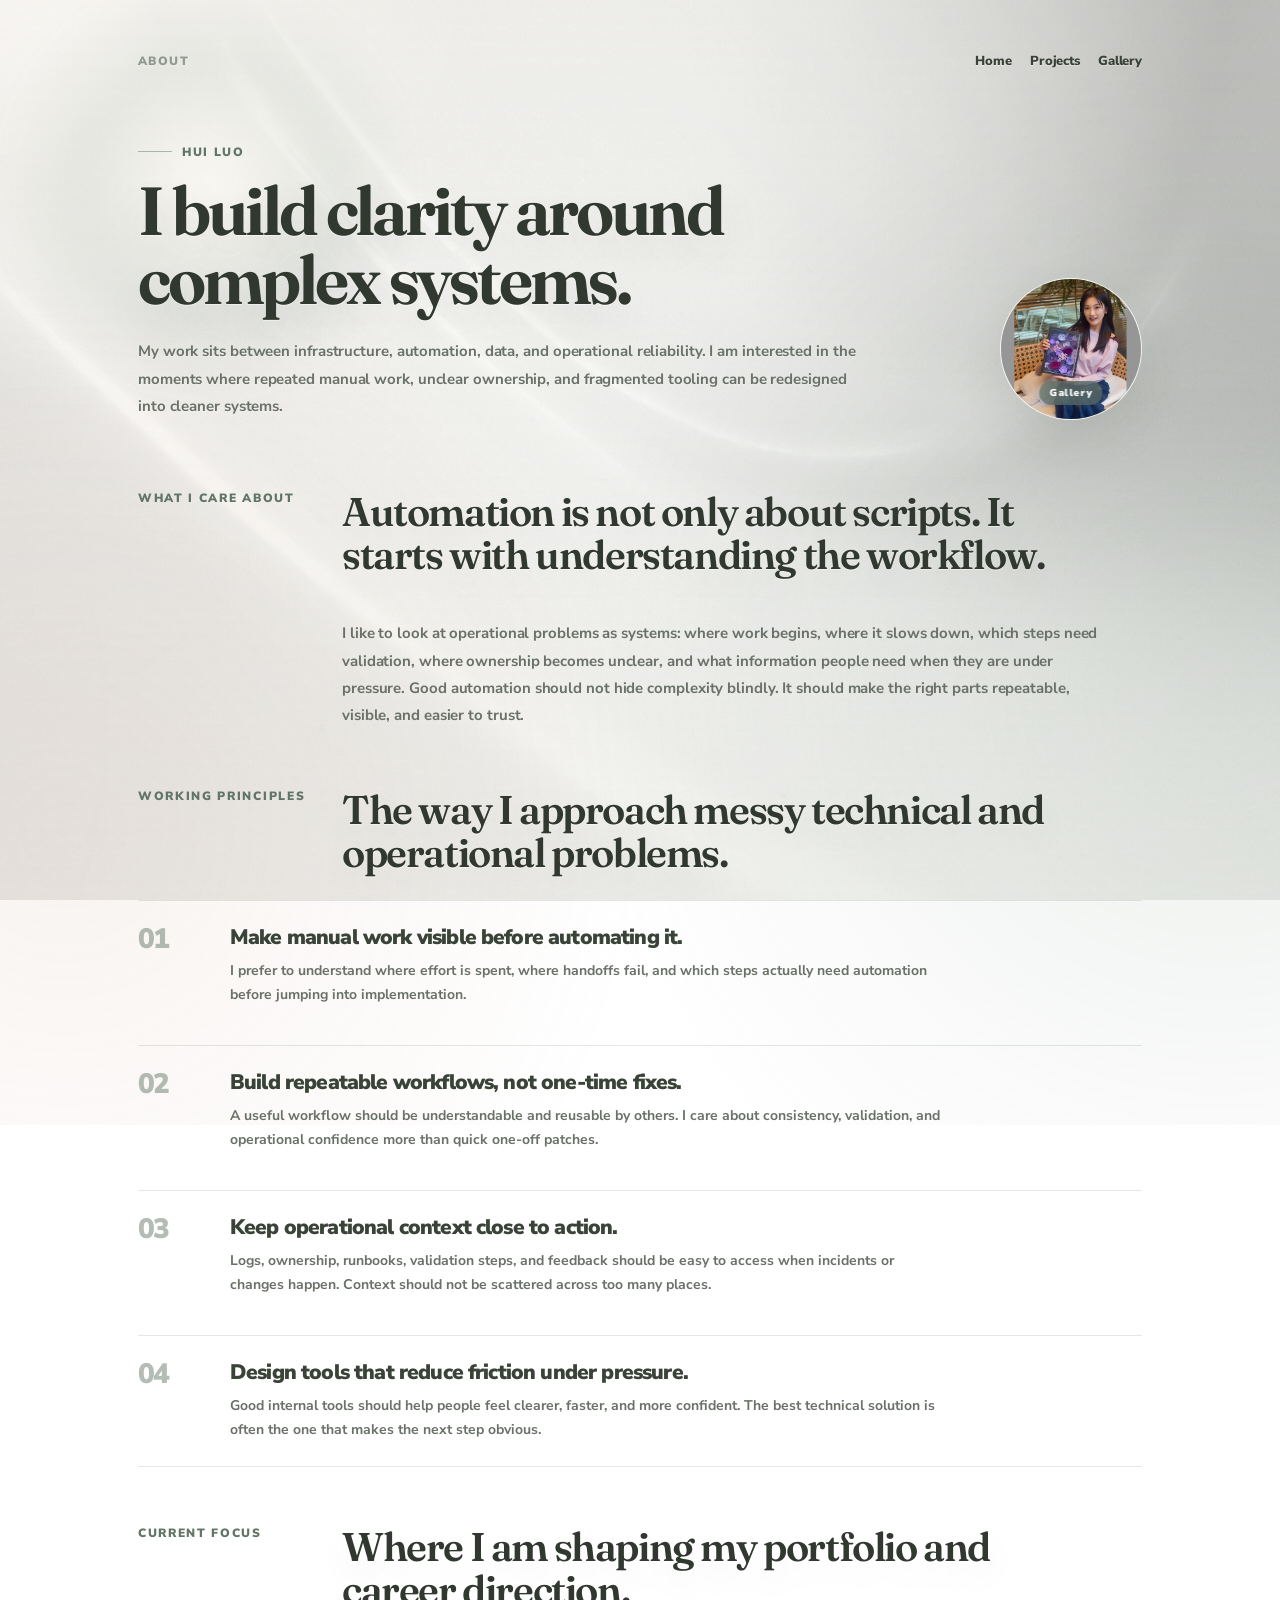
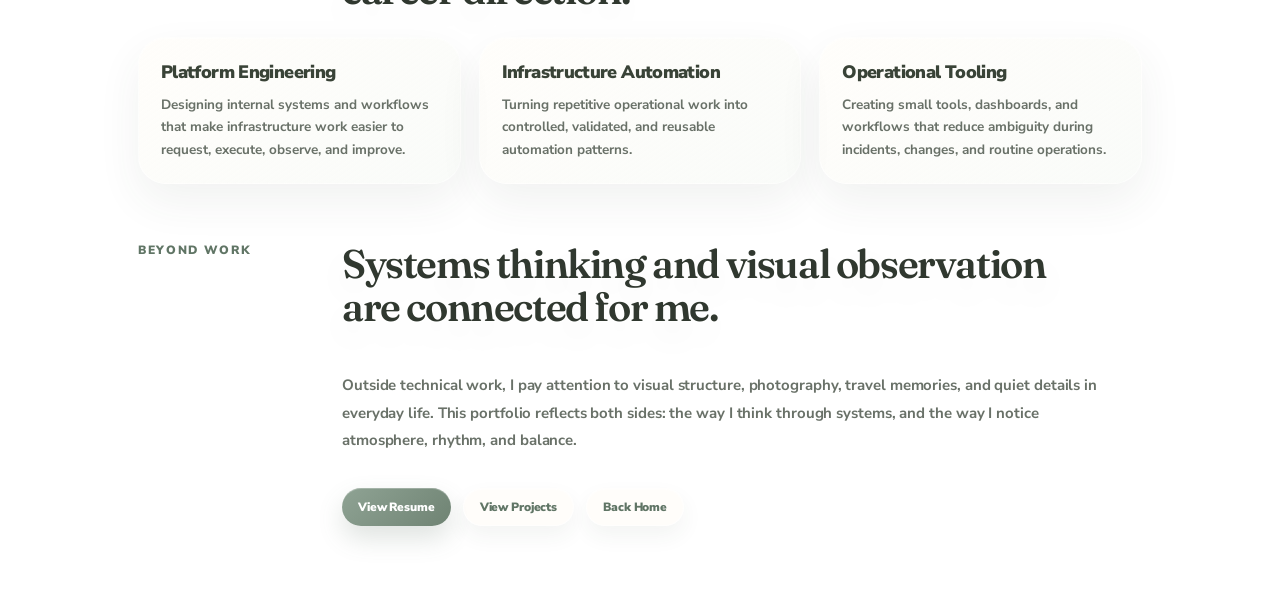
<file: aboutme.html>
<!DOCTYPE html>
<html lang="en">
<head>
	<meta charset="UTF-8">
	<title>About Me | Hui Luo</title>
	<meta name="viewport" content="width=device-width, initial-scale=1.0">

	<link href="https://fonts.googleapis.com/css2?family=Fraunces:opsz,wght@9..144,500;9..144,650&family=Nunito+Sans:wght@400;500;600;700;800;900&display=swap" rel="stylesheet">

	<style>
		:root {
			--text: #2f342f;
			--subtext: #697168;
			--muted: #8f978d;
			--sage: #8fa394;
			--sage-dark: #607565;
			--cream: #f7f3ec;
			--clay: #c8a38f;
			--line: rgba(120, 137, 125, 0.20);
			--glass: rgba(255, 252, 246, 0.34);
			--glass-strong: rgba(255, 252, 246, 0.58);
			--shadow: rgba(54, 64, 55, 0.10);
		}

		* {
			margin: 0;
			padding: 0;
			box-sizing: border-box;
		}

		html {
			scroll-behavior: smooth;
		}

		body {
			min-height: 100vh;
			overflow-x: hidden;
			color: var(--text);
			font-family: 'Nunito Sans', -apple-system, BlinkMacSystemFont, 'Segoe UI', sans-serif;
			background-image:
				linear-gradient(
					120deg,
					rgba(247, 243, 236, 0.34),
					rgba(230, 238, 228, 0.24)
				),
				url('assets/css/images/bg_aboutme.jpg');
			background-size: cover;
			background-position: center;
			background-attachment: fixed;
		}

		body::before {
			content: "";
			position: fixed;
			inset: -25%;
			z-index: 0;
			pointer-events: none;
			background:
				radial-gradient(circle at 18% 12%, rgba(255, 252, 246, 0.62), transparent 24%),
				radial-gradient(circle at 80% 68%, rgba(143, 163, 148, 0.16), transparent 36%),
				radial-gradient(circle at 20% 78%, rgba(200, 163, 143, 0.13), transparent 32%);
			animation: backgroundFloat 26s ease-in-out infinite;
		}

		body::after {
			content: "";
			position: fixed;
			inset: 0;
			z-index: 0;
			pointer-events: none;
			background:
				linear-gradient(
					180deg,
					rgba(255, 252, 246, 0.12) 0%,
					rgba(255, 252, 246, 0.02) 48%,
					rgba(255, 252, 246, 0.16) 100%
				);
		}

		@keyframes backgroundFloat {
			0% {
				transform: translate3d(0, 0, 0) scale(1);
			}

			50% {
				transform: translate3d(-2%, -1.4%, 0) scale(1.035);
			}

			100% {
				transform: translate3d(0, 0, 0) scale(1);
			}
		}

		.cursor-light {
			position: fixed;
			width: 420px;
			height: 420px;
			border-radius: 50%;
			pointer-events: none;
			z-index: 1;
			background:
				radial-gradient(
					circle,
					rgba(255, 252, 246, 0.42),
					rgba(255, 252, 246, 0.12) 38%,
					transparent 70%
				);
			transform: translate(-50%, -50%);
			mix-blend-mode: soft-light;
			transition: opacity 0.25s ease;
		}

		.page {
			position: relative;
			z-index: 2;
			max-width: 1060px;
			margin: 0 auto;
			padding: 52px 28px 86px;
		}

		.nav {
			display: flex;
			justify-content: space-between;
			align-items: center;
			margin-bottom: 66px;
		}

		.nav-title {
			color: var(--muted);
			font-size: 12px;
			font-weight: 900;
			letter-spacing: 0.12em;
			text-transform: uppercase;
			text-shadow:
				0 1px 0 rgba(255, 255, 255, 0.42),
				0 10px 22px rgba(54, 64, 55, 0.08);
		}

		.nav-links {
			display: flex;
			align-items: center;
			gap: 18px;
		}

		.nav-link {
			color: #3a4238;
			text-decoration: none;
			font-size: 13px;
			font-weight: 850;
			letter-spacing: -0.01em;
			text-shadow:
				0 1px 0 rgba(255, 255, 255, 0.46),
				0 12px 28px rgba(54, 64, 55, 0.08);
			transition:
				color 0.25s ease,
				transform 0.25s ease;
		}

		.nav-link:hover {
			color: var(--sage-dark);
			transform: translateY(-2px);
		}

		.hero {
			position: relative;
			display: grid;
			grid-template-columns: minmax(0, 1fr) 170px;
			gap: 52px;
			align-items: end;
			margin-bottom: 70px;
		}

		.hero::before {
			content: "";
			position: absolute;
			width: 400px;
			height: 400px;
			top: -150px;
			left: -130px;
			z-index: -1;
			background:
				radial-gradient(
					circle,
					rgba(255, 252, 246, 0.66),
					rgba(143, 163, 148, 0.13) 44%,
					transparent 74%
				);
			filter: blur(14px);
		}

		.eyebrow {
			display: inline-flex;
			align-items: center;
			gap: 10px;
			margin-bottom: 16px;
			color: var(--sage-dark);
			font-size: 12px;
			font-weight: 900;
			letter-spacing: 0.14em;
			text-transform: uppercase;
		}

		.eyebrow::before {
			content: "";
			width: 34px;
			height: 1px;
			background: var(--sage);
			opacity: 0.75;
		}

		.hero h1 {
			max-width: 720px;
			font-family: 'Fraunces', Georgia, serif;
			font-size: clamp(38px, 6vw, 68px);
			line-height: 1.02;
			font-weight: 650;
			letter-spacing: -0.045em;
			color: #30382f;
			text-shadow:
				0 1px 0 rgba(255, 255, 255, 0.50),
				0 18px 44px rgba(54, 64, 55, 0.10);
		}

		.hero-copy {
			max-width: 720px;
			margin-top: 24px;
			color: var(--subtext);
			font-size: 15px;
			font-weight: 700;
			line-height: 1.82;
			letter-spacing: -0.006em;
			text-shadow:
				0 1px 0 rgba(255, 255, 255, 0.36),
				0 10px 24px rgba(54, 64, 55, 0.07);
		}

		.avatar-link {
			position: relative;
			display: block;
			width: 142px;
			height: 142px;
			margin-left: auto;
			border-radius: 50%;
			text-decoration: none;
			overflow: hidden;
			border: 1px solid rgba(255, 252, 246, 0.78);
			background: rgba(255, 252, 246, 0.28);
			backdrop-filter: blur(12px);
			-webkit-backdrop-filter: blur(12px);
			box-shadow:
				0 20px 48px rgba(54, 64, 55, 0.11),
				inset 0 1px 0 rgba(255, 255, 255, 0.52);
			transition:
				transform 0.3s ease,
				box-shadow 0.3s ease;
		}

		.avatar-link:hover {
			transform: translateY(-6px) scale(1.02);
			box-shadow:
				0 28px 64px rgba(54, 64, 55, 0.15),
				inset 0 1px 0 rgba(255, 255, 255, 0.58);
		}

		.avatar-link img {
			width: 100%;
			height: 100%;
			display: block;
			object-fit: cover;
		}

		.avatar-link::after {
			content: "Gallery";
			position: absolute;
			left: 50%;
			bottom: 14px;
			transform: translateX(-50%);
			padding: 5px 10px;
			border-radius: 999px;
			color: #ffffff;
			background: rgba(96, 117, 101, 0.62);
			font-size: 10px;
			font-weight: 900;
			letter-spacing: 0.06em;
			backdrop-filter: blur(10px);
			-webkit-backdrop-filter: blur(10px);
		}

		.section {
			margin-top: 58px;
		}

		.section-header {
			display: grid;
			grid-template-columns: 170px minmax(0, 1fr);
			gap: 34px;
			align-items: start;
			margin-bottom: 26px;
		}

		.section-label {
			color: var(--sage-dark);
			font-size: 12px;
			font-weight: 900;
			letter-spacing: 0.14em;
			text-transform: uppercase;
		}

		.section-title {
			max-width: 760px;
			font-family: 'Fraunces', Georgia, serif;
			font-size: clamp(26px, 3.4vw, 40px);
			line-height: 1.08;
			font-weight: 600;
			letter-spacing: -0.035em;
			color: #30382f;
			text-shadow:
				0 1px 0 rgba(255, 255, 255, 0.48),
				0 14px 34px rgba(54, 64, 55, 0.08);
		}

		.text-block {
			display: grid;
			grid-template-columns: 170px minmax(0, 1fr);
			gap: 34px;
			padding: 18px 0 0;
		}

		.text-block p {
			max-width: 760px;
			color: var(--subtext);
			font-size: 15px;
			font-weight: 700;
			line-height: 1.82;
			letter-spacing: -0.006em;
		}

		.principles {
			display: grid;
			gap: 14px;
		}

		.principle {
			position: relative;
			display: grid;
			grid-template-columns: 68px minmax(0, 1fr);
			gap: 24px;
			padding: 24px 0;
			border-top: 1px solid var(--line);
		}

		.principle:last-child {
			border-bottom: 1px solid var(--line);
		}

		.principle::before {
			content: "";
			position: absolute;
			inset: 8px -16px;
			z-index: -1;
			border-radius: 26px;
			background:
				linear-gradient(
					145deg,
					rgba(255, 252, 246, 0.48),
					rgba(232, 240, 230, 0.20)
				);
			border: 1px solid rgba(255, 255, 255, 0.38);
			backdrop-filter: blur(12px);
			-webkit-backdrop-filter: blur(12px);
			box-shadow:
				0 18px 44px rgba(54, 64, 55, 0.06),
				inset 0 1px 0 rgba(255, 255, 255, 0.36);
			opacity: 0;
			transform: scale(0.986);
			transition:
				opacity 0.28s ease,
				transform 0.28s ease;
		}

		.principle:hover::before {
			opacity: 1;
			transform: scale(1);
		}

		.principle-number {
			color: rgba(96, 117, 101, 0.48);
			font-size: 28px;
			line-height: 1;
			font-weight: 900;
			letter-spacing: -0.06em;
		}

		.principle h3 {
			margin-bottom: 9px;
			color: #394337;
			font-size: 21px;
			line-height: 1.18;
			font-weight: 900;
			letter-spacing: -0.04em;
		}

		.principle p {
			max-width: 720px;
			color: var(--subtext);
			font-size: 14px;
			font-weight: 700;
			line-height: 1.72;
		}

		.focus-grid {
			display: grid;
			grid-template-columns: repeat(3, minmax(0, 1fr));
			gap: 18px;
		}

		.focus-item {
			position: relative;
			padding: 22px;
			border-radius: 28px;
			background:
				linear-gradient(
					145deg,
					rgba(255, 252, 246, 0.50),
					rgba(232, 240, 230, 0.24)
				);
			border: 1px solid rgba(255, 255, 255, 0.48);
			backdrop-filter: blur(14px);
			-webkit-backdrop-filter: blur(14px);
			box-shadow:
				0 18px 44px rgba(54, 64, 55, 0.07),
				inset 0 1px 0 rgba(255, 255, 255, 0.42);
			transition:
				transform 0.28s ease,
				box-shadow 0.28s ease;
		}

		.focus-item:hover {
			transform: translateY(-6px);
			box-shadow:
				0 26px 58px rgba(54, 64, 55, 0.11),
				inset 0 1px 0 rgba(255, 255, 255, 0.46);
		}

		.focus-item h3 {
			margin-bottom: 10px;
			color: #394337;
			font-size: 18px;
			font-weight: 900;
			letter-spacing: -0.035em;
		}

		.focus-item p {
			color: var(--subtext);
			font-size: 13.5px;
			font-weight: 700;
			line-height: 1.65;
		}

		.cta-row {
			display: flex;
			flex-wrap: wrap;
			gap: 12px;
			margin-top: 34px;
		}

		.cta {
			display: inline-flex;
			align-items: center;
			justify-content: center;
			text-decoration: none;
			padding: 10px 16px;
			border-radius: 999px;
			font-size: 12px;
			font-weight: 900;
			letter-spacing: -0.01em;
			transition:
				transform 0.25s ease,
				box-shadow 0.25s ease,
				background 0.25s ease,
				filter 0.25s ease;
		}

		.cta-primary {
			color: #ffffff;
			background: linear-gradient(135deg, #8fa394, #6f8373);
			box-shadow:
				0 12px 26px rgba(96, 117, 101, 0.20),
				inset 0 1px 0 rgba(255, 255, 255, 0.24);
		}

		.cta-secondary {
			color: var(--sage-dark);
			background: rgba(255, 252, 246, 0.52);
			border: 1px solid rgba(255, 255, 255, 0.58);
			backdrop-filter: blur(10px);
			-webkit-backdrop-filter: blur(10px);
			box-shadow:
				0 10px 22px rgba(54, 64, 55, 0.06),
				inset 0 1px 0 rgba(255, 255, 255, 0.48);
		}

		.cta:hover {
			transform: translateY(-2px);
			filter: brightness(1.03);
		}

		.fade {
			opacity: 0;
			transform: translateY(22px);
			transition:
				opacity 0.85s ease,
				transform 0.85s ease;
		}

		.fade.show {
			opacity: 1;
			transform: translateY(0);
		}

		@media (max-width: 820px) {
			body {
				background-attachment: scroll;
			}

			.page {
				padding: 44px 20px 76px;
			}

			.nav {
				margin-bottom: 54px;
			}

			.hero {
				grid-template-columns: 1fr;
				gap: 28px;
				margin-bottom: 58px;
			}

			.avatar-link {
				margin-left: 0;
			}

			.section-header,
			.text-block {
				grid-template-columns: 1fr;
				gap: 16px;
			}

			.focus-grid {
				grid-template-columns: 1fr;
			}
		}

		@media (max-width: 560px) {
			.page {
				padding: 38px 16px 68px;
			}

			.nav {
				align-items: flex-start;
				flex-direction: column;
				gap: 14px;
				margin-bottom: 48px;
			}

			.nav-links {
				gap: 14px;
			}

			.hero h1 {
				font-size: clamp(38px, 14vw, 58px);
			}

			.hero-copy,
			.text-block p {
				font-size: 13.8px;
			}

			.principle {
				grid-template-columns: 1fr;
				gap: 12px;
			}

			.principle::before {
				inset: 8px -10px;
			}

			.principle-number {
				font-size: 24px;
			}
		}

		@media (prefers-reduced-motion: reduce) {
			body::before {
				animation: none;
			}

			.cursor-light {
				display: none;
			}

			.fade,
			.nav-link,
			.principle::before,
			.focus-item,
			.cta,
			.avatar-link {
				transition: none;
			}
		}
	</style>
</head>

<body>

	<div class="cursor-light" id="cursorLight"></div>

	<main class="page">

		<nav class="nav fade">
			<div class="nav-title">About</div>

			<div class="nav-links">
				<a class="nav-link" href="index.html">Home</a>
				<a class="nav-link" href="projects.html">Projects</a>
				<a class="nav-link" href="gallery.html">Gallery</a>
			</div>
		</nav>

		<header class="hero fade">
			<div>
				<div class="eyebrow">Hui Luo</div>
				<h1>I build clarity around complex systems.</h1>

				<p class="hero-copy">
					My work sits between infrastructure, automation, data, and operational reliability.
					I am interested in the moments where repeated manual work, unclear ownership, and
					fragmented tooling can be redesigned into cleaner systems.
				</p>
			</div>

			<a class="avatar-link" href="gallery.html" aria-label="Open life gallery">
				<img src="assets/css/images/hero.jpg" alt="Hui Luo profile photo">
			</a>
		</header>

		<section class="section fade">
			<div class="section-header">
				<div class="section-label">What I care about</div>
				<h2 class="section-title">Automation is not only about scripts. It starts with understanding the workflow.</h2>
			</div>

			<div class="text-block">
				<div></div>
				<p>
					I like to look at operational problems as systems: where work begins, where it slows down,
					which steps need validation, where ownership becomes unclear, and what information people
					need when they are under pressure. Good automation should not hide complexity blindly. It
					should make the right parts repeatable, visible, and easier to trust.
				</p>
			</div>
		</section>

		<section class="section fade">
			<div class="section-header">
				<div class="section-label">Working principles</div>
				<h2 class="section-title">The way I approach messy technical and operational problems.</h2>
			</div>

			<div class="principles">
				<article class="principle">
					<div class="principle-number">01</div>
					<div>
						<h3>Make manual work visible before automating it.</h3>
						<p>
							I prefer to understand where effort is spent, where handoffs fail, and which steps
							actually need automation before jumping into implementation.
						</p>
					</div>
				</article>

				<article class="principle">
					<div class="principle-number">02</div>
					<div>
						<h3>Build repeatable workflows, not one-time fixes.</h3>
						<p>
							A useful workflow should be understandable and reusable by others. I care about
							consistency, validation, and operational confidence more than quick one-off patches.
						</p>
					</div>
				</article>

				<article class="principle">
					<div class="principle-number">03</div>
					<div>
						<h3>Keep operational context close to action.</h3>
						<p>
							Logs, ownership, runbooks, validation steps, and feedback should be easy to access
							when incidents or changes happen. Context should not be scattered across too many places.
						</p>
					</div>
				</article>

				<article class="principle">
					<div class="principle-number">04</div>
					<div>
						<h3>Design tools that reduce friction under pressure.</h3>
						<p>
							Good internal tools should help people feel clearer, faster, and more confident.
							The best technical solution is often the one that makes the next step obvious.
						</p>
					</div>
				</article>
			</div>
		</section>

		<section class="section fade">
			<div class="section-header">
				<div class="section-label">Current focus</div>
				<h2 class="section-title">Where I am shaping my portfolio and career direction.</h2>
			</div>

			<div class="focus-grid">
				<article class="focus-item">
					<h3>Platform Engineering</h3>
					<p>
						Designing internal systems and workflows that make infrastructure work easier to request,
						execute, observe, and improve.
					</p>
				</article>

				<article class="focus-item">
					<h3>Infrastructure Automation</h3>
					<p>
						Turning repetitive operational work into controlled, validated, and reusable automation patterns.
					</p>
				</article>

				<article class="focus-item">
					<h3>Operational Tooling</h3>
					<p>
						Creating small tools, dashboards, and workflows that reduce ambiguity during incidents,
						changes, and routine operations.
					</p>
				</article>
			</div>
		</section>

		<section class="section fade">
			<div class="section-header">
				<div class="section-label">Beyond work</div>
				<h2 class="section-title">Systems thinking and visual observation are connected for me.</h2>
			</div>

			<div class="text-block">
				<div></div>
				<div>
					<p>
						Outside technical work, I pay attention to visual structure, photography, travel memories,
						and quiet details in everyday life. This portfolio reflects both sides: the way I think
						through systems, and the way I notice atmosphere, rhythm, and balance.
					</p>

					<div class="cta-row">
						<a class="cta cta-primary" href="assets/css/files/resume.pdf">View Resume</a>
						<a class="cta cta-secondary" href="projects.html">View Projects</a>
						<a class="cta cta-secondary" href="index.html">Back Home</a>
					</div>
				</div>
			</div>
		</section>

	</main>

	<script>
		const light = document.getElementById('cursorLight');

		document.addEventListener('mousemove', (event) => {
			light.style.left = event.clientX + 'px';
			light.style.top = event.clientY + 'px';
		});

		document.addEventListener('mouseleave', () => {
			light.style.opacity = '0';
		});

		document.addEventListener('mouseenter', () => {
			light.style.opacity = '1';
		});

		const faders = document.querySelectorAll('.fade');

		const observer = new IntersectionObserver((entries) => {
			entries.forEach((entry) => {
				if (entry.isIntersecting) {
					entry.target.classList.add('show');
				}
			});
		}, {
			threshold: 0.12
		});

		faders.forEach((element) => observer.observe(element));
	</script>

</body>
</html>
</file>
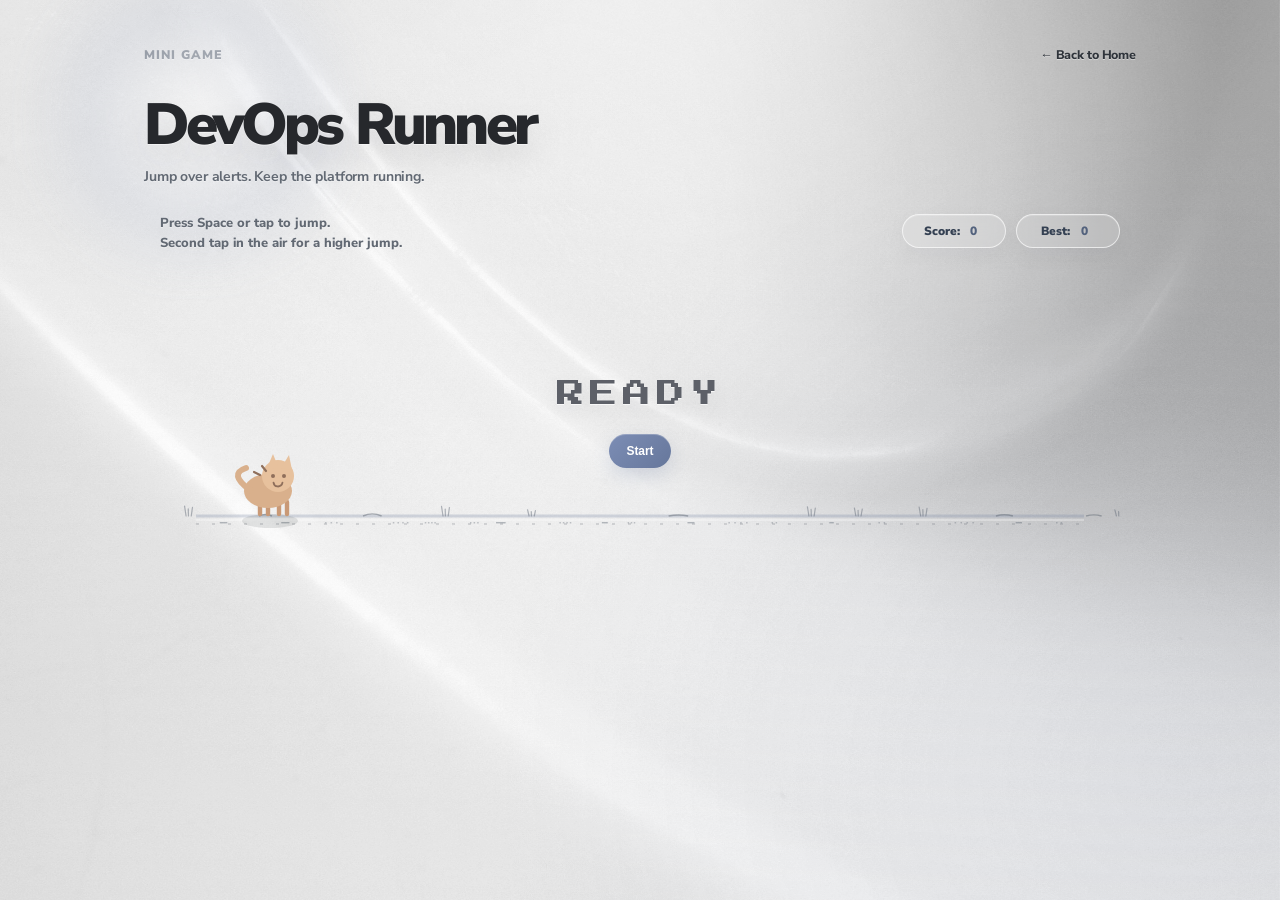
<file: devops-runner.html>
<!DOCTYPE html>
<html lang="en">
<head>
	<meta charset="UTF-8">
	<title>DevOps Runner</title>
	<meta name="viewport" content="width=device-width, initial-scale=1.0">

	<link href="https://fonts.googleapis.com/css2?family=Nunito+Sans:wght@400;500;600;700;800;900&family=Press+Start+2P&display=swap" rel="stylesheet">

	<style>
		:root {
			--text: #26282c;
			--subtext: #626973;
			--muted: #8a9099;
			--primary: #6f7f9f;
			--primary-dark: #53627d;
			--line: rgba(111, 127, 159, 0.24);
		}

		* {
			margin: 0;
			padding: 0;
			box-sizing: border-box;
		}

		html {
			scroll-behavior: smooth;
		}

		body {
			min-height: 100vh;
			overflow-x: hidden;
			color: var(--text);
			font-family: 'Nunito Sans', -apple-system, BlinkMacSystemFont, 'Segoe UI', sans-serif;
			background-image: url('assets/css/images/bg_aboutme.jpg');
			background-size: cover;
			background-position: center;
			background-attachment: fixed;
            touch-action: manipulation;
		}

		body::before {
			content: "";
			position: fixed;
			inset: -25%;
			z-index: 0;
			pointer-events: none;
			background:
				radial-gradient(circle at 50% 8%, rgba(255, 255, 255, 0.42), transparent 24%),
				radial-gradient(circle at 18% 28%, rgba(255, 255, 255, 0.14), transparent 30%),
				radial-gradient(circle at 78% 74%, rgba(124, 141, 181, 0.10), transparent 38%);
			animation: backgroundFloat 24s ease-in-out infinite;
		}

		body::after {
			content: "";
			position: fixed;
			inset: 0;
			z-index: 0;
			pointer-events: none;
			background:
				linear-gradient(
					180deg,
					rgba(255, 255, 255, 0.05) 0%,
					rgba(255, 255, 255, 0.01) 46%,
					rgba(255, 255, 255, 0.08) 100%
				);
		}

		@keyframes backgroundFloat {
			0% {
				transform: translate3d(0, 0, 0) scale(1);
			}

			50% {
				transform: translate3d(-2.4%, -1.8%, 0) scale(1.04);
			}

			100% {
				transform: translate3d(0, 0, 0) scale(1);
			}
		}

		.cursor-light {
			position: fixed;
			width: 420px;
			height: 420px;
			border-radius: 50%;
			pointer-events: none;
			z-index: 1;
			background:
				radial-gradient(
					circle,
					rgba(255, 255, 255, 0.32),
					rgba(255, 255, 255, 0.08) 36%,
					transparent 68%
				);
			transform: translate(-50%, -50%);
			mix-blend-mode: soft-light;
			transition: opacity 0.25s ease;
		}

		.page {
			position: relative;
			z-index: 2;
			max-width: 1040px;
			margin: 0 auto;
			padding: 46px 24px 70px;
		}

		.nav {
			display: flex;
			justify-content: space-between;
			align-items: center;
			margin-bottom: 34px;
		}

		.nav-title {
			color: var(--muted);
			font-size: 12.5px;
			font-weight: 900;
			letter-spacing: 0.08em;
			text-transform: uppercase;
			text-shadow:
				0 1px 0 rgba(255, 255, 255, 0.40),
				0 10px 22px rgba(34, 38, 45, 0.10);
		}

		.back-link {
			color: #2f343b;
			text-decoration: none;
			font-size: 12.5px;
			font-weight: 800;
			letter-spacing: -0.01em;
			text-shadow:
				0 1px 0 rgba(255, 255, 255, 0.42),
				0 12px 28px rgba(34, 38, 45, 0.10);
			transition: color 0.25s ease, transform 0.25s ease;
		}

		.back-link:hover {
			color: var(--primary);
			transform: translateX(-4px);
		}

		.hero {
			max-width: 760px;
			margin-bottom: 16px;
			position: relative;
		}

		.hero::before {
			content: "";
			position: absolute;
			width: 340px;
			height: 340px;
			top: -150px;
			left: -120px;
			z-index: -1;
			background:
				radial-gradient(
					circle,
					rgba(255, 255, 255, 0.54),
					rgba(124, 141, 181, 0.10) 44%,
					transparent 74%
				);
			filter: blur(12px);
		}

		.hero h1 {
			font-size: clamp(38px, 5.8vw, 58px);
			line-height: 0.98;
			font-weight: 900;
			letter-spacing: -0.065em;
			text-shadow:
				0 1px 0 rgba(255, 255, 255, 0.50),
				0 14px 36px rgba(40, 43, 48, 0.12);
		}

		.hero p {
			max-width: 520px;
			margin-top: 12px;
			color: var(--subtext);
			font-size: 14px;
			font-weight: 700;
			line-height: 1.6;
			letter-spacing: -0.01em;
			text-shadow:
				0 1px 0 rgba(255, 255, 255, 0.36),
				0 12px 30px rgba(34, 38, 45, 0.10);
		}

		.game-shell {
			position: relative;
			background: transparent;
			border: none;
			box-shadow: none;
			overflow: visible;
		}

		.game-topbar {
			position: relative;
			z-index: 2;
			display: flex;
			justify-content: space-between;
			align-items: flex-start;
			gap: 24px;
			width: 100%;
			max-width: 960px;
			margin: 0 auto 6px;
			padding: 10px 0 10px;
		}

		.rules {
			max-width: 520px;
			color: var(--subtext);
			font-size: 13px;
			font-weight: 800;
			line-height: 1.5;
			text-shadow:
				0 1px 0 rgba(255, 255, 255, 0.34),
				0 8px 20px rgba(34, 38, 45, 0.08);
		}

		.scoreboard {
			display: flex;
			flex-wrap: wrap;
			justify-content: flex-end;
			gap: 10px;
		}

		.score-pill {
			min-width: 104px;
			padding: 8px 13px;
			border-radius: 999px;
			color: #344052;
			background: rgba(255, 255, 255, 0.12);
			border: 1px solid rgba(255, 255, 255, 0.65);
			backdrop-filter: blur(8px);
			-webkit-backdrop-filter: blur(8px);
			font-size: 12px;
			font-weight: 900;
			text-align: center;
			box-shadow:
				inset 0 1px 0 rgba(255, 255, 255, 0.18),
				0 8px 24px rgba(34, 38, 45, 0.04);
		}

		.score-pill span {
			display: inline-block;
			min-width: 22px;
			color: var(--primary-dark);
		}

		.canvas-wrap {
			position: relative;
			z-index: 2;
			width: 100%;
			max-width: 960px;
			margin: 0 auto;
			padding: 0;
		}

		canvas {
			width: 100%;
			height: auto;
			display: block;
			background: transparent;
			border: none;
			box-shadow: none;
			touch-action: manipulation;
		}

		.overlay {
			position: absolute;
			inset: 0;
			z-index: 5;
			display: flex;
			align-items: center;
			justify-content: center;
			pointer-events: none;
		}

		.overlay-minimal {
			text-align: center;
			pointer-events: auto;
			transform: translateY(-8px);
		}

		.overlay-title {
			font-family: 'Press Start 2P', monospace;
			font-size: clamp(18px, 2.4vw, 28px);
			line-height: 1.4;
			letter-spacing: 0.18em;
			text-transform: uppercase;
			color: #5d6068;
			text-shadow:
				0 1px 0 rgba(255, 255, 255, 0.7),
				0 8px 22px rgba(34, 38, 45, 0.08);
		}

		.overlay-actions {
			display: flex;
			align-items: center;
			justify-content: center;
			gap: 14px;
			margin-top: 20px;
			flex-wrap: wrap;
		}

		.game-btn,
		.game-link-btn {
			display: inline-flex;
			align-items: center;
			justify-content: center;
			border: 0;
			cursor: pointer;
			text-decoration: none;
			transition: transform 0.22s ease, box-shadow 0.22s ease, filter 0.22s ease, background 0.22s ease;
		}

		.game-btn--primary,
		.game-link-btn--primary {
			color: #ffffff;
			background: linear-gradient(135deg, #7c8db5, #66779b);
			box-shadow:
				0 8px 18px rgba(102, 119, 155, 0.22),
				inset 0 1px 0 rgba(255, 255, 255, 0.22);
		}

		.game-link-btn--ghost {
			padding: 10px 16px;
			border-radius: 999px;
			color: #53627d;
			background: rgba(255, 255, 255, 0.76);
			border: 1px solid rgba(255, 255, 255, 0.72);
			box-shadow:
				0 6px 14px rgba(34, 38, 45, 0.05),
				inset 0 1px 0 rgba(255, 255, 255, 0.62);
			font-size: 12px;
			font-weight: 900;
		}

		.game-link-btn--ghost:hover {
			transform: translateY(-2px);
			background: rgba(255, 255, 255, 0.86);
		}

		.start-btn {
			padding: 10px 18px;
			border-radius: 999px;
			font-size: 12px;
			font-weight: 900;
			letter-spacing: -0.01em;
			animation: pulseButton 1.8s ease-in-out infinite;
		}

		.retry-circle {
			width: 56px;
			height: 56px;
			border-radius: 50%;
			position: relative;
			font-size: 24px;
			font-weight: 900;
			line-height: 1;
		}

		.retry-circle:hover,
		.start-btn:hover {
			transform: translateY(-2px);
			filter: brightness(1.03);
		}

		.retry-circle span {
			transform: translateY(-1px);
		}

		@keyframes pulseButton {
			0% {
				box-shadow:
					0 8px 18px rgba(102, 119, 155, 0.25),
					0 0 0 0 rgba(124, 141, 181, 0.22);
			}

			70% {
				box-shadow:
					0 12px 22px rgba(102, 119, 155, 0.30),
					0 0 0 8px rgba(124, 141, 181, 0);
			}

			100% {
				box-shadow:
					0 8px 18px rgba(102, 119, 155, 0.25),
					0 0 0 0 rgba(124, 141, 181, 0);
			}
		}

		.hidden {
			display: none;
		}

		.fade {
			opacity: 0;
			transform: translateY(22px);
			transition: opacity 0.8s ease, transform 0.8s ease;
		}

		.fade.show {
			opacity: 1;
			transform: translateY(0);
		}

		@media (max-width: 640px) {
			body {
				background-attachment: scroll;
			}

			.page {
				padding: 38px 16px 52px;
			}

			.nav {
				margin-bottom: 30px;
			}

			.hero {
				margin-bottom: 12px;
			}

			.hero h1 {
				font-size: clamp(34px, 11vw, 48px);
			}

			.hero p {
				font-size: 13.5px;
			}

			.game-topbar {
				flex-direction: column;
				align-items: flex-start;
				gap: 12px;
				max-width: 100%;
			}

			.canvas-wrap {
				max-width: 100%;
			}

			.rules {
				font-size: 12.5px;
			}

			.scoreboard {
				width: 100%;
				justify-content: flex-start;
			}

			.score-pill {
				min-width: 92px;
				padding: 7px 11px;
				font-size: 11.5px;
			}

			.overlay-title {
				font-size: 16px;
				letter-spacing: 0.14em;
			}

			.overlay-actions {
				gap: 10px;
				margin-top: 16px;
			}

			.retry-circle {
				width: 50px;
				height: 50px;
				font-size: 21px;
			}

			.start-btn,
			.game-link-btn--ghost {
				font-size: 11px;
				padding: 8px 14px;
			}
		}

		@media (prefers-reduced-motion: reduce) {
			body::before,
			.start-btn {
				animation: none;
			}

			.cursor-light {
				display: none;
			}

			.fade,
			.back-link,
			.game-btn,
			.game-link-btn {
				transition: none;
			}
		}
	</style>
</head>

<body>
	<div class="cursor-light" id="cursorLight"></div>

	<main class="page">
		<nav class="nav fade">
			<div class="nav-title">Mini Game</div>
			<a class="back-link" href="index.html">← Back to Home</a>
		</nav>

		<header class="hero fade">
			<h1>DevOps Runner</h1>
			<p>Jump over alerts. Keep the platform running.</p>
		</header>

		<section class="game-shell fade" aria-label="DevOps Runner game">
			<div class="game-topbar">
				<div class="rules">
					Press Space or tap to jump.<br>
					Second tap in the air for a higher jump.
				</div>

				<div class="scoreboard">
					<div class="score-pill">Score: <span id="score">0</span></div>
					<div class="score-pill">Best: <span id="bestScore">0</span></div>
				</div>
			</div>

			<div class="canvas-wrap">
				<canvas id="gameCanvas" width="960" height="320"></canvas>

				<div class="overlay" id="startOverlay">
					<div class="overlay-minimal">
						<div class="overlay-title">Ready</div>
						<div class="overlay-actions">
							<button class="game-btn game-btn--primary start-btn" id="startButton">Start</button>
						</div>
					</div>
				</div>

				<div class="overlay hidden" id="gameOverOverlay">
					<div class="overlay-minimal">
						<div class="overlay-title">Game Over</div>
						<div class="overlay-actions">
							<button class="game-btn game-btn--primary retry-circle" id="retryButton" aria-label="Retry">
								<span>↻</span>
							</button>
							<a class="game-link-btn game-link-btn--ghost" href="index.html" id="exitButton">Exit</a>
						</div>
					</div>
				</div>
			</div>
		</section>
	</main>

	<script>
		const light = document.getElementById('cursorLight');

		document.addEventListener('mousemove', (event) => {
			light.style.left = event.clientX + 'px';
			light.style.top = event.clientY + 'px';
		});

		document.addEventListener('mouseleave', () => {
			light.style.opacity = '0';
		});

		document.addEventListener('mouseenter', () => {
			light.style.opacity = '1';
		});

		const faders = document.querySelectorAll('.fade');

		const observer = new IntersectionObserver((entries) => {
			entries.forEach((entry) => {
				if (entry.isIntersecting) {
					entry.target.classList.add('show');
				}
			});
		}, {
			threshold: 0.16
		});

		faders.forEach((element) => observer.observe(element));

		const canvas = document.getElementById('gameCanvas');
		const ctx = canvas.getContext('2d');

		const scoreEl = document.getElementById('score');
		const bestScoreEl = document.getElementById('bestScore');
		const startOverlay = document.getElementById('startOverlay');
		const gameOverOverlay = document.getElementById('gameOverOverlay');
		const startButton = document.getElementById('startButton');
		const retryButton = document.getElementById('retryButton');

		const storageKey = 'devopsRunnerBestScore';
		let bestScore = Number(localStorage.getItem(storageKey)) || 0;
		bestScoreEl.textContent = bestScore;

		const game = {
			state: 'ready',
			width: canvas.width,
			height: canvas.height,
			groundY: 245,
			speed: 4.2,
			baseSpeed: 4.2,
			gravity: 0.60,
			jumpForce: -12.6,
			score: 0,
			frame: 0,
			nextObstacleIn: 118,
			obstacles: [],
			clouds: [],
			particles: [],
			speedLines: [],
			groundDecor: []
		};

		const cat = {
			x: 82,
			y: game.groundY - 54,
			width: 56,
			height: 54,
			vy: 0,
			jumping: false,
			squash: 1,
			jumpCount: 0,
			maxJumps: 2
		};

		function random(min, max) {
			return Math.random() * (max - min) + min;
		}

		function createGroundDecor(x) {
			const roll = Math.random();

			if (roll < 0.20) {
				return {
					type: 'grass',
					x,
					size: random(5, 10)
				};
			}

			if (roll < 0.38) {
				return {
					type: 'hump',
					x,
					width: random(12, 20),
					height: random(2, 5)
				};
			}

			if (roll < 0.70) {
				return {
					type: 'dots',
					x,
					count: Math.floor(random(2, 5)),
					gap: random(3, 6)
				};
			}

			return {
				type: 'pebble',
				x,
				width: random(4, 10)
			};
		}

		function seedGroundDecor() {
			game.groundDecor = [];
			let x = random(8, 28);

			while (x < game.width + 80) {
				game.groundDecor.push(createGroundDecor(x));
				x += random(18, 44);
			}
		}

		function resetGame() {
			game.state = 'running';
			game.speed = game.baseSpeed;
			game.score = 0;
			game.frame = 0;
			game.nextObstacleIn = 118;
			game.obstacles = [];
			game.clouds = [];
			game.particles = [];
			game.speedLines = [];
			game.groundDecor = [];

			cat.y = game.groundY - cat.height;
			cat.vy = 0;
			cat.jumping = false;
			cat.squash = 1;
			cat.jumpCount = 0;

			for (let i = 0; i < 4; i++) {
				game.clouds.push({
					x: random(0, game.width),
					y: random(38, 116),
					size: random(22, 42),
					speed: random(0.12, 0.26),
					alpha: random(0.22, 0.36)
				});
			}

			seedGroundDecor();

			scoreEl.textContent = 0;
			startOverlay.classList.add('hidden');
			gameOverOverlay.classList.add('hidden');
		}

		function startGame() {
			resetGame();
		}

		function retryGame() {
			resetGame();
		}

		function jump() {
			if (game.state !== 'running') return;

			if (cat.jumpCount < cat.maxJumps) {
				if (cat.jumpCount === 0) {
					cat.vy = game.jumpForce;
				} else {
					cat.vy = game.jumpForce * 0.84;
				}

				cat.jumping = true;
				cat.jumpCount++;
				cat.squash = 0.92;

				for (let i = 0; i < 8; i++) {
					game.particles.push({
						x: cat.x + 18 + random(-6, 6),
						y: cat.y + cat.height - 4,
						vx: random(-1.3, 0.9),
						vy: random(-2.0, -0.6),
						life: random(16, 24),
						size: random(1.4, 2.8)
					});
				}
			}
		}

		function createObstacle() {
			const typeRoll = Math.random();
			const type = typeRoll > 0.52 ? 'desk' : 'catTree';

			if (type === 'desk') {
				game.obstacles.push({
					type,
					x: game.width + 30,
					y: game.groundY - 44,
					width: 66,
					height: 44,
					label: 'Ticket'
				});
			} else {
				game.obstacles.push({
					type,
					x: game.width + 30,
					y: game.groundY - 78,
					width: 46,
					height: 78,
					label: 'Alert'
				});
			}
		}

		function computeNextGap() {
			const speedFactor = Math.min(28, game.score / 24);
			let minGap = 108 - speedFactor;
			let maxGap = 182 - speedFactor * 0.8;

			minGap = Math.max(78, minGap);
			maxGap = Math.max(126, maxGap);

			let gap = random(minGap, maxGap);

			if (game.score > 180 && Math.random() < 0.18) {
				gap *= 0.78;
			}

			return gap;
		}

		function createSpeedLine() {
			game.speedLines.push({
				x: game.width + random(0, 80),
				y: random(48, game.groundY - 34),
				length: random(20, 54),
				alpha: random(0.04, 0.10),
				speed: random(7, 12)
			});
		}

		function recycleGroundDecor() {
			let farthestX = 0;

			game.groundDecor.forEach((item) => {
				if (item.x > farthestX) {
					farthestX = item.x;
				}
			});

			game.groundDecor.forEach((item) => {
				item.x -= game.speed;

				if (item.x < -36) {
					const newItem = createGroundDecor(farthestX + random(20, 48));
					Object.assign(item, newItem);
					farthestX = item.x;
				}
			});
		}

		function update() {
			if (game.state !== 'running') return;

			game.frame++;
			game.score += 1;
			game.speed = game.baseSpeed + Math.min(2.6, game.score / 980);

			scoreEl.textContent = Math.floor(game.score / 5);

			if (game.frame % 12 === 0) {
				createSpeedLine();
			}

			cat.vy += game.gravity;
			cat.y += cat.vy;
			cat.squash += (1 - cat.squash) * 0.16;

			if (cat.y >= game.groundY - cat.height) {
				cat.y = game.groundY - cat.height;
				cat.vy = 0;
				cat.jumping = false;
				cat.jumpCount = 0;

				if (game.frame % 7 === 0) {
					game.particles.push({
						x: cat.x + 16 + random(-2, 5),
						y: game.groundY + 3,
						vx: random(-0.8, 0.35),
						vy: random(-0.6, -0.1),
						life: random(8, 12),
						size: random(1, 2.2)
					});
				}
			}

			game.nextObstacleIn--;

			if (game.nextObstacleIn <= 0) {
				createObstacle();
				game.nextObstacleIn = computeNextGap();
			}

			game.obstacles.forEach((obstacle) => {
				obstacle.x -= game.speed;
			});

			game.obstacles = game.obstacles.filter((obstacle) => obstacle.x + obstacle.width > -70);

			game.clouds.forEach((cloud) => {
				cloud.x -= cloud.speed;

				if (cloud.x < -90) {
					cloud.x = game.width + random(40, 160);
					cloud.y = random(38, 116);
					cloud.size = random(22, 42);
					cloud.alpha = random(0.22, 0.36);
				}
			});

			recycleGroundDecor();

			game.particles.forEach((particle) => {
				particle.x += particle.vx;
				particle.y += particle.vy;
				particle.vy += 0.05;
				particle.life--;
			});

			game.particles = game.particles.filter((particle) => particle.life > 0);

			game.speedLines.forEach((line) => {
				line.x -= line.speed + game.speed * 0.6;
				line.alpha *= 0.987;
			});

			game.speedLines = game.speedLines.filter((line) => line.x + line.length > 0 && line.alpha > 0.02);

			checkCollision();
		}

		function checkCollision() {
			const catBox = {
				x: cat.x + 9,
				y: cat.y + 8,
				width: cat.width - 18,
				height: cat.height - 12
			};

			for (const obstacle of game.obstacles) {
				const obsBox = {
					x: obstacle.x + 7,
					y: obstacle.y + 6,
					width: obstacle.width - 14,
					height: obstacle.height - 10
				};

				const hit =
					catBox.x < obsBox.x + obsBox.width &&
					catBox.x + catBox.width > obsBox.x &&
					catBox.y < obsBox.y + obsBox.height &&
					catBox.y + catBox.height > obsBox.y;

				if (hit) {
					endGame();
					break;
				}
			}
		}

		function endGame() {
			game.state = 'over';

			const finalScore = Math.floor(game.score / 5);

			if (finalScore > bestScore) {
				bestScore = finalScore;
				localStorage.setItem(storageKey, bestScore);
				bestScoreEl.textContent = bestScore;
			}

			gameOverOverlay.classList.remove('hidden');
		}

		function drawRoundedRect(x, y, width, height, radius, fillStyle) {
			ctx.beginPath();
			ctx.moveTo(x + radius, y);
			ctx.lineTo(x + width - radius, y);
			ctx.quadraticCurveTo(x + width, y, x + width, y + radius);
			ctx.lineTo(x + width, y + height - radius);
			ctx.quadraticCurveTo(x + width, y + height, x + width - radius, y + height);
			ctx.lineTo(x + radius, y + height);
			ctx.quadraticCurveTo(x, y + height, x, y + height - radius);
			ctx.lineTo(x, y + radius);
			ctx.quadraticCurveTo(x, y, x + radius, y);
			ctx.closePath();
			ctx.fillStyle = fillStyle;
			ctx.fill();
		}

		function drawBackground() {
			ctx.clearRect(0, 0, game.width, game.height);

			const sky = ctx.createLinearGradient(0, 0, 0, game.height);
			sky.addColorStop(0, 'rgba(255, 255, 255, 0.02)');
			sky.addColorStop(0.62, 'rgba(233, 236, 240, 0.01)');
			sky.addColorStop(1, 'rgba(255, 255, 255, 0.02)');
			ctx.fillStyle = sky;
			ctx.fillRect(0, 0, game.width, game.height);

			game.clouds.forEach((cloud) => {
				ctx.save();
				ctx.globalAlpha = cloud.alpha;
				ctx.fillStyle = '#ffffff';
				ctx.beginPath();
				ctx.arc(cloud.x, cloud.y, cloud.size, 0, Math.PI * 2);
				ctx.arc(cloud.x + cloud.size * 0.72, cloud.y + 5, cloud.size * 0.66, 0, Math.PI * 2);
				ctx.arc(cloud.x - cloud.size * 0.70, cloud.y + 8, cloud.size * 0.62, 0, Math.PI * 2);
				ctx.fill();
				ctx.restore();
			});

			drawSpeedLines();

			ctx.save();
			ctx.strokeStyle = 'rgba(111, 127, 159, 0.26)';
			ctx.lineWidth = 3;
			ctx.beginPath();
			ctx.moveTo(36, game.groundY + 2);
			ctx.lineTo(game.width - 36, game.groundY + 2);
			ctx.stroke();

			ctx.strokeStyle = 'rgba(255, 255, 255, 0.56)';
			ctx.lineWidth = 1;
			ctx.beginPath();
			ctx.moveTo(36, game.groundY + 6);
			ctx.lineTo(game.width - 36, game.groundY + 6);
			ctx.stroke();

			ctx.setLineDash([3, 13]);
			ctx.lineDashOffset = -game.frame * (game.speed * 0.9);
			ctx.strokeStyle = 'rgba(95, 102, 113, 0.42)';
			ctx.lineWidth = 1.2;
			ctx.beginPath();
			ctx.moveTo(36, game.groundY + 10);
			ctx.lineTo(game.width - 36, game.groundY + 10);
			ctx.stroke();
			ctx.setLineDash([]);
			ctx.restore();

			drawGroundDecor();
		}

		function drawSpeedLines() {
			game.speedLines.forEach((line) => {
				ctx.save();
				ctx.globalAlpha = line.alpha;
				ctx.strokeStyle = 'rgba(111, 127, 159, 0.38)';
				ctx.lineWidth = 1.1;
				ctx.beginPath();
				ctx.moveTo(line.x, line.y);
				ctx.lineTo(line.x + line.length, line.y);
				ctx.stroke();
				ctx.restore();
			});
		}

		function drawGroundDecor() {
			game.groundDecor.forEach((item) => {
				if (item.type === 'grass') {
					const baseY = game.groundY + 2;

					ctx.save();
					ctx.strokeStyle = 'rgba(94, 103, 116, 0.46)';
					ctx.lineWidth = 1.2;
					ctx.lineCap = 'round';

					ctx.beginPath();
					ctx.moveTo(item.x, baseY);
					ctx.lineTo(item.x - 1.5, baseY - item.size);
					ctx.moveTo(item.x + 2.4, baseY);
					ctx.lineTo(item.x + 2.2, baseY - item.size * 0.72);
					ctx.moveTo(item.x + 5.2, baseY);
					ctx.lineTo(item.x + 6.4, baseY - item.size * 0.86);
					ctx.stroke();

					ctx.restore();
				}

				if (item.type === 'hump') {
					ctx.save();
					ctx.strokeStyle = 'rgba(95, 102, 113, 0.48)';
					ctx.lineWidth = 1.4;
					ctx.beginPath();
					ctx.moveTo(item.x, game.groundY + 2);
					ctx.quadraticCurveTo(
						item.x + item.width * 0.5,
						game.groundY + 2 - item.height,
						item.x + item.width,
						game.groundY + 2
					);
					ctx.stroke();
					ctx.restore();
				}

				if (item.type === 'pebble') {
					ctx.save();
					ctx.fillStyle = 'rgba(94, 103, 116, 0.42)';
					ctx.fillRect(item.x, game.groundY + 8, item.width, 1.4);
					ctx.restore();
				}

				if (item.type === 'dots') {
					ctx.save();
					ctx.fillStyle = 'rgba(94, 103, 116, 0.34)';

					for (let i = 0; i < item.count; i++) {
						ctx.fillRect(item.x + i * item.gap, game.groundY + 8, 1.5, 1.5);
					}

					ctx.restore();
				}
			});
		}

		function drawCat() {
			const runningOnGround = game.state === 'running' && !cat.jumping;
			const runCycle = runningOnGround ? game.frame * 0.44 : 0;
			const runBounce = runningOnGround ? Math.sin(game.frame * 0.28) * 1.6 : 0;

			const x = cat.x;
			const y = cat.y + runBounce;

			const frontStep = runningOnGround ? Math.sin(runCycle) * 5.2 : 0;
			const backStep = runningOnGround ? Math.sin(runCycle + Math.PI) * 5.2 : 0;
			const tailSwing = runningOnGround ? Math.sin(runCycle * 0.8) * 3.5 : 0;

			ctx.save();
			ctx.translate(x + cat.width / 2, y + cat.height / 2);
			ctx.scale(1, cat.squash);
			ctx.translate(-(x + cat.width / 2), -(y + cat.height / 2));

			ctx.fillStyle = 'rgba(45, 48, 54, 0.12)';
			ctx.beginPath();
			ctx.ellipse(x + 28, game.groundY + 7, 28, 7, 0, 0, Math.PI * 2);
			ctx.fill();

			ctx.strokeStyle = '#c99976';
			ctx.lineWidth = 4.4;
			ctx.lineCap = 'round';

			ctx.beginPath();
			ctx.moveTo(x + 18, y + 42);
			ctx.lineTo(x + 18 + backStep * 0.34, y + 54 - Math.abs(backStep) * 0.16);

			ctx.moveTo(x + 26, y + 42);
			ctx.lineTo(x + 26 - backStep * 0.28, y + 54 - Math.abs(backStep) * 0.12);

			ctx.moveTo(x + 37, y + 42);
			ctx.lineTo(x + 37 + frontStep * 0.34, y + 54 - Math.abs(frontStep) * 0.16);

			ctx.moveTo(x + 45, y + 42);
			ctx.lineTo(x + 45 - frontStep * 0.28, y + 54 - Math.abs(frontStep) * 0.12);
			ctx.stroke();

			ctx.fillStyle = '#d9b08c';
			ctx.beginPath();
			ctx.ellipse(x + 26, y + 31, 24, 17, 0, 0, Math.PI * 2);
			ctx.fill();

			ctx.fillStyle = '#e7c19d';
			ctx.beginPath();
			ctx.arc(x + 36, y + 16, 16, 0, Math.PI * 2);
			ctx.fill();

			ctx.beginPath();
			ctx.moveTo(x + 25, y + 8);
			ctx.lineTo(x + 31, y - 6);
			ctx.lineTo(x + 37, y + 9);
			ctx.fill();

			ctx.beginPath();
			ctx.moveTo(x + 39, y + 8);
			ctx.lineTo(x + 47, y - 5);
			ctx.lineTo(x + 50, y + 10);
			ctx.fill();

			ctx.fillStyle = '#8f6f5b';
			ctx.beginPath();
			ctx.arc(x + 31, y + 16, 2, 0, Math.PI * 2);
			ctx.arc(x + 42, y + 16, 2, 0, Math.PI * 2);
			ctx.fill();

			ctx.strokeStyle = '#8f6f5b';
			ctx.lineWidth = 1.8;
			ctx.beginPath();
			ctx.arc(x + 36, y + 22, 4.5, 0.12, Math.PI - 0.12);
			ctx.stroke();

			ctx.strokeStyle = '#d9b08c';
			ctx.lineWidth = 6;
			ctx.lineCap = 'round';
			ctx.beginPath();
			ctx.moveTo(x + 8, y + 30);
			ctx.quadraticCurveTo(
				x - 14,
				y + 14 + tailSwing,
				x + 4,
				y + 8 + tailSwing * 0.45
			);
			ctx.stroke();

			ctx.strokeStyle = '#8f6f5b';
			ctx.lineWidth = 2.2;
			ctx.beginPath();
			ctx.moveTo(x + 18, y + 15);
			ctx.lineTo(x + 12, y + 12);
			ctx.moveTo(x + 24, y + 11);
			ctx.lineTo(x + 20, y + 6);
			ctx.stroke();

			ctx.restore();
		}

		function drawDesk(obstacle) {
			const x = obstacle.x;
			const y = obstacle.y;

			drawRoundedRect(x, y, obstacle.width, 15, 6, '#b9a999');

			ctx.fillStyle = '#8d7f72';
			ctx.fillRect(x + 10, y + 15, 6, obstacle.height - 15);
			ctx.fillRect(x + obstacle.width - 16, y + 15, 6, obstacle.height - 15);

			ctx.fillStyle = 'rgba(255, 255, 255, 0.40)';
			ctx.fillRect(x + 8, y + 5, obstacle.width - 16, 2.5);

			ctx.fillStyle = '#6f7f9f';
			ctx.font = '900 10px Nunito Sans';
			ctx.fillText(obstacle.label, x + 18, y - 7);

			ctx.strokeStyle = 'rgba(83, 98, 125, 0.34)';
			ctx.lineWidth = 1.6;
			ctx.strokeRect(x + 18, y + 22, 20, 14);
		}

		function drawCatTree(obstacle) {
			const x = obstacle.x;
			const y = obstacle.y;

			ctx.fillStyle = '#9d8b7d';
			ctx.fillRect(x + 20, y + 16, 7, obstacle.height - 16);

			drawRoundedRect(x + 5, y + 12, 36, 12, 6, '#b9a999');
			drawRoundedRect(x, y + 38, 46, 12, 6, '#c7b8aa');
			drawRoundedRect(x + 8, y + 64, 34, 12, 6, '#b9a999');

			ctx.fillStyle = 'rgba(255, 255, 255, 0.38)';
			ctx.fillRect(x + 8, y + 16, 26, 2.4);
			ctx.fillRect(x + 6, y + 42, 32, 2.4);
			ctx.fillRect(x + 12, y + 68, 22, 2.4);

			ctx.fillStyle = '#6f7f9f';
			ctx.font = '900 10px Nunito Sans';
			ctx.fillText(obstacle.label, x + 7, y - 7);
		}

		function drawObstacles() {
			game.obstacles.forEach((obstacle) => {
				if (obstacle.type === 'desk') {
					drawDesk(obstacle);
				} else {
					drawCatTree(obstacle);
				}
			});
		}

		function drawParticles() {
			game.particles.forEach((particle) => {
				ctx.save();
				ctx.globalAlpha = Math.max(0, particle.life / 28);
				ctx.fillStyle = 'rgba(111, 127, 159, 0.34)';
				ctx.beginPath();
				ctx.arc(particle.x, particle.y, particle.size, 0, Math.PI * 2);
				ctx.fill();
				ctx.restore();
			});
		}

		function drawStatusText() {
			if (game.state !== 'running') return;

			ctx.save();
			ctx.fillStyle = 'rgba(69, 81, 102, 0.56)';
			ctx.font = '900 12px Nunito Sans';
			ctx.fillText('Uptime growing...', 38, 34);
			ctx.restore();
		}

		function render() {
			drawBackground();
			drawParticles();
			drawObstacles();
			drawCat();
			drawStatusText();
		}

		function loop() {
			update();
			render();
			requestAnimationFrame(loop);
		}

		startButton.addEventListener('click', startGame);
		retryButton.addEventListener('click', retryGame);

		document.addEventListener('keydown', (event) => {
			if (event.code === 'Space' || event.code === 'ArrowUp') {
				event.preventDefault();

				if (game.state === 'ready') {
					startGame();
					return;
				}

				if (game.state === 'over') {
					retryGame();
					return;
				}

				jump();
			}
		});

	document.addEventListener('pointerdown', (event) => {
            const clickedButton = event.target.closest('button');
            const clickedLink = event.target.closest('a');

            if (clickedButton || clickedLink) {
                return;
            }

            if (game.state === 'running') {
                jump();
            }
        });

		seedGroundDecor();
		render();
		loop();
	</script>
</body>
</html>
</file>
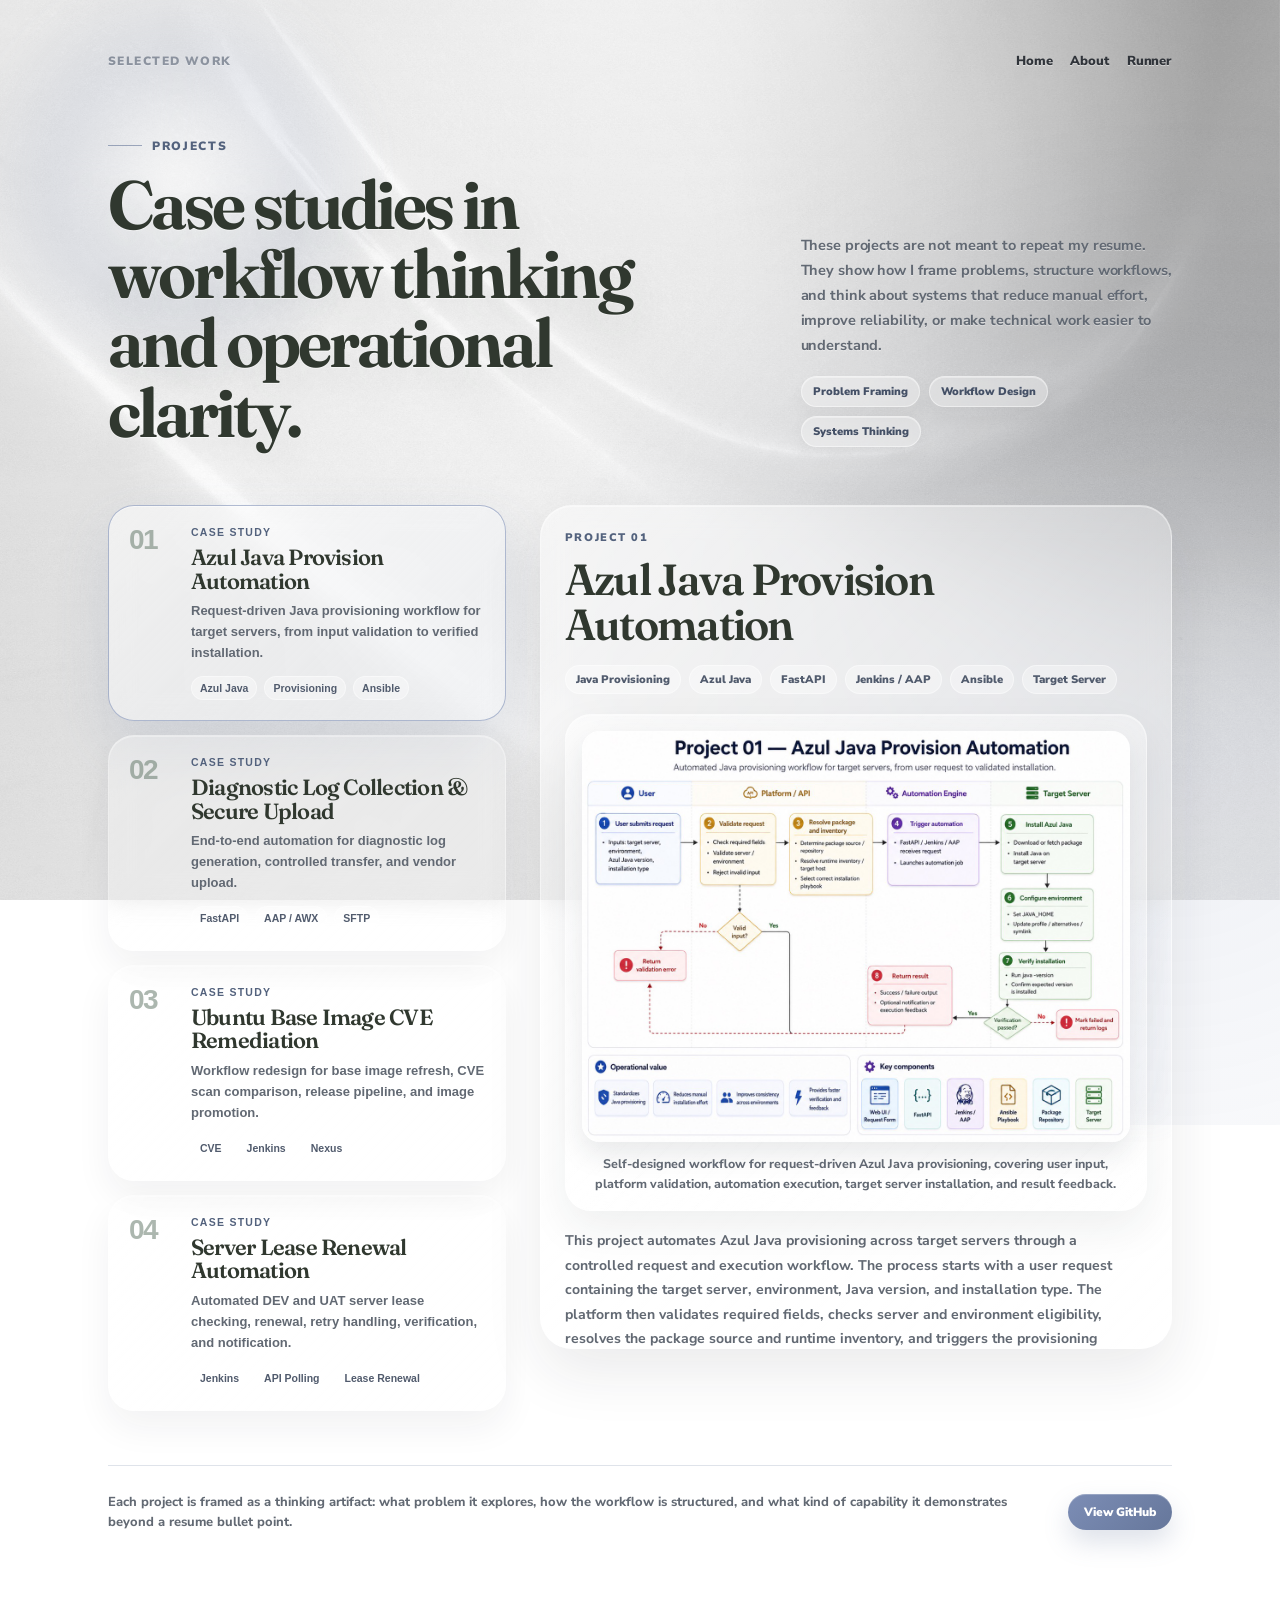
<file: projects.html>
<!DOCTYPE html>
<html lang="en">
<head>
	<meta charset="UTF-8">
	<title>Projects | Hui Luo</title>
	<meta name="viewport" content="width=device-width, initial-scale=1.0">

	<link href="https://fonts.googleapis.com/css2?family=Fraunces:opsz,wght@9..144,500;9..144,650&family=Nunito+Sans:wght@400;500;600;700;800;900&display=swap" rel="stylesheet">

	<style>
		:root {
			--text: #272a2f;
			--subtext: #626973;
			--muted: #8a9099;
			--primary: #6f7f9f;
			--primary-dark: #53627d;
			--line: rgba(111, 127, 159, 0.22);
			--line-strong: rgba(111, 127, 159, 0.34);
			--shadow: rgba(34, 38, 45, 0.12);
		}

		* {
			margin: 0;
			padding: 0;
			box-sizing: border-box;
		}

		html {
			scroll-behavior: smooth;
		}

		body {
			min-height: 100vh;
			overflow-x: hidden;
			color: var(--text);
			font-family: 'Nunito Sans', -apple-system, BlinkMacSystemFont, 'Segoe UI', sans-serif;
			background-image: url('assets/css/images/bg_aboutme.jpg');
			background-size: cover;
			background-position: center;
			background-attachment: fixed;
		}

		body::before {
			content: "";
			position: fixed;
			inset: -25%;
			z-index: 0;
			pointer-events: none;
			background:
				radial-gradient(circle at 50% 8%, rgba(255, 255, 255, 0.46), transparent 24%),
				radial-gradient(circle at 18% 28%, rgba(255, 255, 255, 0.16), transparent 30%),
				radial-gradient(circle at 78% 74%, rgba(124, 141, 181, 0.12), transparent 38%);
			animation: backgroundFloat 24s ease-in-out infinite;
		}

		body::after {
			content: "";
			position: fixed;
			inset: 0;
			z-index: 0;
			pointer-events: none;
			background:
				linear-gradient(
					180deg,
					rgba(255, 255, 255, 0.08) 0%,
					rgba(255, 255, 255, 0.02) 48%,
					rgba(255, 255, 255, 0.12) 100%
				);
		}

		@keyframes backgroundFloat {
			0% {
				transform: translate3d(0, 0, 0) scale(1);
			}

			50% {
				transform: translate3d(-2.3%, -1.6%, 0) scale(1.04);
			}

			100% {
				transform: translate3d(0, 0, 0) scale(1);
			}
		}

		.cursor-light {
			position: fixed;
			width: 420px;
			height: 420px;
			border-radius: 50%;
			pointer-events: none;
			z-index: 1;
			background:
				radial-gradient(
					circle,
					rgba(255, 255, 255, 0.34),
					rgba(255, 255, 255, 0.10) 36%,
					transparent 68%
				);
			transform: translate(-50%, -50%);
			mix-blend-mode: soft-light;
			transition: opacity 0.25s ease;
		}

		.page {
			position: relative;
			z-index: 2;
			max-width: 1120px;
			margin: 0 auto;
			padding: 52px 28px 86px;
		}

		.nav {
			display: flex;
			justify-content: space-between;
			align-items: center;
			margin-bottom: 60px;
		}

		.nav-title {
			color: var(--muted);
			font-size: 12px;
			font-weight: 900;
			letter-spacing: 0.12em;
			text-transform: uppercase;
			text-shadow:
				0 1px 0 rgba(255, 255, 255, 0.42),
				0 10px 22px rgba(34, 38, 45, 0.10);
		}

		.nav-links {
			display: flex;
			align-items: center;
			gap: 18px;
		}

		.nav-link {
			color: #30343a;
			text-decoration: none;
			font-size: 13px;
			font-weight: 850;
			letter-spacing: -0.01em;
			text-shadow:
				0 1px 0 rgba(255, 255, 255, 0.46),
				0 12px 28px rgba(34, 38, 45, 0.10);
			transition:
				color 0.25s ease,
				transform 0.25s ease;
		}

		.nav-link:hover {
			color: var(--primary);
			transform: translateY(-2px);
		}

		.hero {
			position: relative;
			display: grid;
			grid-template-columns: minmax(0, 1fr) minmax(260px, 0.58fr);
			gap: 52px;
			align-items: end;
			margin-bottom: 58px;
		}

		.hero::before {
			content: "";
			position: absolute;
			width: 400px;
			height: 400px;
			top: -150px;
			left: -130px;
			z-index: -1;
			background:
				radial-gradient(
					circle,
					rgba(255, 255, 255, 0.58),
					rgba(124, 141, 181, 0.12) 44%,
					transparent 74%
				);
			filter: blur(14px);
		}

		.eyebrow {
			display: inline-flex;
			align-items: center;
			gap: 10px;
			margin-bottom: 16px;
			color: var(--primary-dark);
			font-size: 12px;
			font-weight: 900;
			letter-spacing: 0.14em;
			text-transform: uppercase;
		}

		.eyebrow::before {
			content: "";
			width: 34px;
			height: 1px;
			background: var(--primary);
			opacity: 0.65;
		}

		.hero h1 {
            max-width: 760px;
            font-family: 'Fraunces', Georgia, serif;
            font-size: clamp(38px, 6vw, 68px);
            line-height: 1.02;
            font-weight: 650;
            letter-spacing: -0.045em;
            color: #30382f;
            text-shadow:
                0 1px 0 rgba(255, 255, 255, 0.50),
                0 18px 44px rgba(54, 64, 55, 0.10);
        }

		.hero-copy {
			color: var(--subtext);
			font-size: 14.5px;
			font-weight: 720;
			line-height: 1.72;
			letter-spacing: -0.008em;
			text-shadow:
				0 1px 0 rgba(255, 255, 255, 0.36),
				0 10px 24px rgba(34, 38, 45, 0.08);
		}

		.hero-meta {
			margin-top: 18px;
			display: flex;
			flex-wrap: wrap;
			gap: 9px;
		}

		.meta-pill {
			padding: 7px 11px;
			border-radius: 999px;
			color: #445066;
			background: rgba(255, 255, 255, 0.28);
			border: 1px solid rgba(255, 255, 255, 0.48);
			backdrop-filter: blur(10px);
			-webkit-backdrop-filter: blur(10px);
			font-size: 11px;
			font-weight: 900;
			box-shadow:
				inset 0 1px 0 rgba(255, 255, 255, 0.36),
				0 8px 20px rgba(34, 38, 45, 0.05);
		}

		.project-list {
			position: relative;
		}

		.project-item {
			position: relative;
			display: grid;
			grid-template-columns: 82px minmax(0, 1fr);
			gap: 26px;
			align-items: start;
			padding: 36px 0;
			color: inherit;
			border-top: 1px solid var(--line);
		}

		.project-item:last-child {
			border-bottom: 1px solid var(--line);
		}

		.project-item::before {
			content: "";
			position: absolute;
			inset: 10px -18px;
			z-index: -1;
			border-radius: 28px;
			background:
				linear-gradient(
					135deg,
					rgba(255, 255, 255, 0.32),
					rgba(255, 255, 255, 0.10)
				);
			border: 1px solid rgba(255, 255, 255, 0.28);
			backdrop-filter: blur(12px);
			-webkit-backdrop-filter: blur(12px);
			box-shadow:
				0 18px 44px rgba(34, 38, 45, 0.06),
				inset 0 1px 0 rgba(255, 255, 255, 0.34);
			opacity: 0.72;
			transition:
				opacity 0.28s ease,
				transform 0.28s ease;
		}

		.project-item:hover::before {
			opacity: 1;
			transform: scale(1.01);
		}

		.project-number {
			color: rgba(83, 98, 125, 0.44);
			font-size: 32px;
			line-height: 1;
			font-weight: 900;
			letter-spacing: -0.06em;
		}

		.project-type {
			margin-bottom: 12px;
			color: var(--primary-dark);
			font-size: 11px;
			font-weight: 900;
			letter-spacing: 0.14em;
			text-transform: uppercase;
		}

		.project-main h2 {
            max-width: 740px;
            margin-bottom: 18px;
            font-family: 'Fraunces', Georgia, serif;
            font-size: clamp(24px, 2.8vw, 34px);
            line-height: 1.08;
            font-weight: 600;
            letter-spacing: -0.035em;
            color: #30382f;
            text-shadow:
                0 1px 0 rgba(255, 255, 255, 0.48),
                0 14px 34px rgba(54, 64, 55, 0.08);
        }

		.case-grid {
			display: grid;
			grid-template-columns: repeat(3, minmax(0, 1fr));
			gap: 18px;
			margin-top: 10px;
		}

		.case-block h3 {
			margin-bottom: 8px;
			color: #3f4858;
			font-size: 12px;
			font-weight: 900;
			letter-spacing: 0.11em;
			text-transform: uppercase;
		}

		.case-block p {
			color: var(--subtext);
			font-size: 13.5px;
			font-weight: 720;
			line-height: 1.68;
			letter-spacing: -0.004em;
		}

		.workflow-line {
			display: flex;
			flex-wrap: wrap;
			gap: 8px;
			margin-top: 18px;
		}

		.workflow-line span {
			display: inline-flex;
			align-items: center;
			padding: 7px 11px;
			border-radius: 999px;
			color: #445066;
			background: rgba(255, 255, 255, 0.34);
			border: 1px solid rgba(255, 255, 255, 0.46);
			font-size: 11px;
			font-weight: 900;
			backdrop-filter: blur(10px);
			-webkit-backdrop-filter: blur(10px);
		}

		.workflow-line span:not(:last-child)::after {
			content: "→";
			margin-left: 8px;
			color: rgba(83, 98, 125, 0.54);
		}

		.tags {
			display: flex;
			flex-wrap: wrap;
			gap: 8px;
			margin-top: 20px;
		}

		.tags span {
			display: inline-flex;
			align-items: center;
			padding: 6px 10px;
			border-radius: 999px;
			color: #515b6d;
			background: rgba(255, 255, 255, 0.30);
			border: 1px solid rgba(255, 255, 255, 0.42);
			font-size: 11px;
			font-weight: 900;
			letter-spacing: -0.005em;
			backdrop-filter: blur(10px);
			-webkit-backdrop-filter: blur(10px);
		}

		.projects-board {
			display: grid;
			grid-template-columns: minmax(320px, 0.85fr) minmax(0, 1.35fr);
			gap: 34px;
			align-items: start;
		}

		.project-menu {
			position: sticky;
			top: 28px;
			display: grid;
			gap: 14px;
		}

		.project-summary {
			width: 100%;
			position: relative;
			display: grid;
			grid-template-columns: 46px minmax(0, 1fr);
			gap: 16px;
			padding: 20px;
			text-align: left;
			color: inherit;
			cursor: pointer;
			border: 1px solid rgba(255, 255, 255, 0.34);
			border-radius: 26px;
			background:
				linear-gradient(
					135deg,
					rgba(255, 255, 255, 0.32),
					rgba(255, 255, 255, 0.12)
				);
			backdrop-filter: blur(12px);
			-webkit-backdrop-filter: blur(12px);
			box-shadow:
				0 16px 36px rgba(34, 38, 45, 0.06),
				inset 0 1px 0 rgba(255, 255, 255, 0.34);
			transition:
				transform 0.25s ease,
				box-shadow 0.25s ease,
				border-color 0.25s ease,
				background 0.25s ease;
		}

		.project-summary:hover {
			transform: translateY(-3px);
			box-shadow:
				0 22px 46px rgba(34, 38, 45, 0.09),
				inset 0 1px 0 rgba(255, 255, 255, 0.38);
		}

		.project-summary.active {
			border-color: rgba(124, 141, 181, 0.58);
			background:
				linear-gradient(
					135deg,
					rgba(255, 255, 255, 0.52),
					rgba(235, 240, 248, 0.26)
				);
			box-shadow:
				0 24px 54px rgba(102, 119, 155, 0.16),
				inset 0 1px 0 rgba(255, 255, 255, 0.46);
		}

		.summary-number {
			color: rgba(96, 117, 101, 0.52);
			font-size: 28px;
			line-height: 1;
			font-weight: 900;
			letter-spacing: -0.06em;
		}

		.summary-content h2 {
			margin-bottom: 8px;
			font-family: 'Fraunces', Georgia, serif;
			font-size: 22px;
			line-height: 1.08;
			font-weight: 600;
			letter-spacing: -0.035em;
			color: #30382f;
		}

		.summary-type {
			margin-bottom: 8px;
			color: var(--primary-dark);
			font-size: 10.5px;
			font-weight: 900;
			letter-spacing: 0.12em;
			text-transform: uppercase;
		}

		.summary-content p {
			color: var(--subtext);
			font-size: 13px;
			font-weight: 720;
			line-height: 1.6;
		}

		.summary-tags {
			display: flex;
			flex-wrap: wrap;
			gap: 7px;
			margin-top: 12px;
		}

		.summary-tags span {
			display: inline-flex;
			align-items: center;
			padding: 5px 8px;
			border-radius: 999px;
			color: #515b6d;
			background: rgba(255, 255, 255, 0.34);
			border: 1px solid rgba(255, 255, 255, 0.42);
			font-size: 10.5px;
			font-weight: 900;
		}

		.project-detail-panel {
			position: sticky;
			top: 28px;
			max-height: calc(100vh - 56px);
			overflow: auto;
			padding: 24px;
			border-radius: 32px;
			background:
				linear-gradient(
					135deg,
					rgba(255, 255, 255, 0.42),
					rgba(255, 255, 255, 0.16)
				);
			border: 1px solid rgba(255, 255, 255, 0.42);
			backdrop-filter: blur(14px);
			-webkit-backdrop-filter: blur(14px);
			box-shadow:
				0 24px 58px rgba(34, 38, 45, 0.09),
				inset 0 1px 0 rgba(255, 255, 255, 0.42);
		}

		.project-detail-panel::-webkit-scrollbar {
			width: 8px;
		}

		.project-detail-panel::-webkit-scrollbar-thumb {
			border-radius: 999px;
			background: rgba(111, 127, 159, 0.26);
		}

		.detail-panel-kicker {
			margin-bottom: 12px;
			color: var(--primary-dark);
			font-size: 11px;
			font-weight: 900;
			letter-spacing: 0.14em;
			text-transform: uppercase;
		}

		.detail-panel-title {
			margin-bottom: 16px;
			font-family: 'Fraunces', Georgia, serif;
			font-size: clamp(28px, 3.4vw, 44px);
			line-height: 1.04;
			font-weight: 600;
			letter-spacing: -0.04em;
			color: #30382f;
		}

		.detail-panel-desc {
			margin-top: 18px;
			color: var(--subtext);
			font-size: 14px;
			font-weight: 720;
			line-height: 1.75;
		}

		.detail-panel-tags {
			display: flex;
			flex-wrap: wrap;
			gap: 8px;
			margin: 18px 0 20px;
		}

		.detail-panel-tags span {
			display: inline-flex;
			align-items: center;
			padding: 6px 10px;
			border-radius: 999px;
			color: #515b6d;
			background: rgba(255, 255, 255, 0.34);
			border: 1px solid rgba(255, 255, 255, 0.42);
			font-size: 11px;
			font-weight: 900;
		}

		.detail-panel-hint {
			margin-top: 14px;
			color: var(--muted);
			font-size: 12px;
			font-weight: 800;
			line-height: 1.6;
			text-align: center;
		}

		@media (max-width: 920px) {
			.projects-board {
				grid-template-columns: 1fr;
				gap: 24px;
			}

			.project-menu,
			.project-detail-panel {
				position: static;
				max-height: none;
			}

			.project-menu {
				gap: 12px;
			}

			.project-summary {
				padding: 18px;
			}
		}

		@media (max-width: 560px) {
			.project-summary {
				grid-template-columns: 1fr;
				gap: 10px;
			}

			.summary-number {
				font-size: 24px;
			}

			.summary-content h2 {
				font-size: 20px;
			}

			.project-detail-panel {
				padding: 18px;
				border-radius: 26px;
			}

			.detail-panel-title {
				font-size: clamp(26px, 10vw, 38px);
			}
		}
        .project-detail {
            margin-top: 24px;
            border-top: 1px solid rgba(111, 127, 159, 0.18);
            padding-top: 18px;
        }

        .project-detail summary {
			display: inline-flex;
			align-items: center;
			gap: 10px;
			cursor: pointer;
			list-style: none;
			width: fit-content;
			padding: 10px 16px 10px 12px;
			border-radius: 999px;
			color: #ffffff;
			background:
				linear-gradient(
					135deg,
					rgba(124, 141, 181, 0.95),
					rgba(102, 119, 155, 0.95)
				);
			border: 1px solid rgba(255, 255, 255, 0.62);
			box-shadow:
				0 12px 28px rgba(102, 119, 155, 0.24),
				inset 0 1px 0 rgba(255, 255, 255, 0.32);
			backdrop-filter: blur(12px);
			-webkit-backdrop-filter: blur(12px);
			font-size: 12px;
			font-weight: 900;
			letter-spacing: 0.08em;
			text-transform: uppercase;
			user-select: none;
			transition:
				transform 0.25s ease,
				box-shadow 0.25s ease,
				filter 0.25s ease;
		}

		.project-detail summary:hover {
			transform: translateY(-2px);
			filter: brightness(1.04);
			box-shadow:
				0 16px 34px rgba(102, 119, 155, 0.30),
				inset 0 1px 0 rgba(255, 255, 255, 0.36);
		}

        .project-detail summary::-webkit-details-marker {
            display: none;
        }

        .detail-icon {
			width: 26px;
			height: 26px;
			display: inline-flex;
			align-items: center;
			justify-content: center;
			border-radius: 50%;
			color: #66779b;
			background: rgba(255, 255, 255, 0.92);
			border: 1px solid rgba(255, 255, 255, 0.72);
			box-shadow:
				0 6px 14px rgba(34, 38, 45, 0.08),
				inset 0 1px 0 rgba(255, 255, 255, 0.70);
			transition:
				transform 0.25s ease,
				background 0.25s ease;
		}

        .project-detail[open] .detail-icon {
            transform: rotate(45deg);
            background: rgba(255, 255, 255, 0.62);
        }
        .compact-detail {
            margin-top: 22px;
            display: grid;
            gap: 18px;
        }

        .project-flow-image {
            margin: 0;
            padding: 16px;
            border-radius: 26px;
            background:
                linear-gradient(
                    135deg,
                    rgba(255, 255, 255, 0.38),
                    rgba(255, 255, 255, 0.14)
                );
            border: 1px solid rgba(255, 255, 255, 0.42);
            backdrop-filter: blur(12px);
            -webkit-backdrop-filter: blur(12px);
            box-shadow:
                0 18px 44px rgba(34, 38, 45, 0.07),
                inset 0 1px 0 rgba(255, 255, 255, 0.38);
        }

        .project-flow-image img {
            width: 100%;
            display: block;
            border-radius: 18px;
            object-fit: cover;
            box-shadow:
                0 12px 28px rgba(34, 38, 45, 0.10);
        }

        .project-flow-image figcaption {
            margin-top: 12px;
            color: var(--subtext);
            font-size: 12.5px;
            font-weight: 750;
            line-height: 1.6;
            text-align: center;
        }

		.project-detail:not([open]) summary {
			animation: flowPulse 2.2s ease-in-out infinite;
		}

		@keyframes flowPulse {
			0% {
				box-shadow:
					0 12px 28px rgba(102, 119, 155, 0.22),
					0 0 0 0 rgba(124, 141, 181, 0.22),
					inset 0 1px 0 rgba(255, 255, 255, 0.32);
			}

			70% {
				box-shadow:
					0 16px 34px rgba(102, 119, 155, 0.28),
					0 0 0 8px rgba(124, 141, 181, 0),
					inset 0 1px 0 rgba(255, 255, 255, 0.36);
			}

			100% {
				box-shadow:
					0 12px 28px rgba(102, 119, 155, 0.22),
					0 0 0 0 rgba(124, 141, 181, 0),
					inset 0 1px 0 rgba(255, 255, 255, 0.32);
			}
		}

        .compact-description {
            max-width: 860px;
            color: var(--subtext);
            font-size: 14px;
            font-weight: 720;
            line-height: 1.75;
        }
        .detail-content {
            margin-top: 22px;
            display: grid;
            gap: 26px;
        }

        .detail-section {
            padding: 22px;
            border-radius: 26px;
            background:
                linear-gradient(
                    135deg,
                    rgba(255, 255, 255, 0.34),
                    rgba(255, 255, 255, 0.12)
                );
            border: 1px solid rgba(255, 255, 255, 0.36);
            backdrop-filter: blur(12px);
            -webkit-backdrop-filter: blur(12px);
            box-shadow:
                0 16px 38px rgba(34, 38, 45, 0.06),
                inset 0 1px 0 rgba(255, 255, 255, 0.34);
        }

        .detail-section h3 {
            margin-bottom: 12px;
            font-family: 'Fraunces', Georgia, serif;
            font-size: clamp(20px, 2.4vw, 30px);
            line-height: 1.08;
            font-weight: 600;
            letter-spacing: -0.035em;
            color: #30382f;
        }

        .detail-section p {
            color: var(--subtext);
            font-size: 13.8px;
            font-weight: 720;
            line-height: 1.75;
        }

        .flow-diagram {
            display: flex;
            flex-wrap: wrap;
            align-items: stretch;
            gap: 12px;
            margin-top: 18px;
        }

        .flow-node {
            flex: 1 1 150px;
            min-width: 150px;
            padding: 15px 14px;
            border-radius: 20px;
            border: 1px solid transparent;
            box-shadow:
                0 10px 22px rgba(34, 38, 45, 0.05),
                inset 0 1px 0 rgba(255, 255, 255, 0.34);
        }

        .flow-node small {
            display: block;
            margin-bottom: 7px;
            font-size: 10px;
            font-weight: 900;
            letter-spacing: 0.12em;
            text-transform: uppercase;
            opacity: 0.78;
        }

        .flow-node strong {
            display: block;
            margin-bottom: 6px;
            font-size: 14px;
            font-weight: 900;
            line-height: 1.2;
        }

        .flow-node span {
            display: block;
            font-size: 12.5px;
            font-weight: 700;
            line-height: 1.55;
        }

        .flow-arrow {
            display: flex;
            align-items: center;
            justify-content: center;
            color: rgba(83, 98, 125, 0.56);
            font-size: 20px;
            font-weight: 900;
        }

        .flow-blue {
            background: #dff3fb;
            border-color: #9ed7e6;
            color: #2a6171;
        }

        .flow-pink {
            background: #f9e5e7;
            border-color: #e4b9bf;
            color: #8d545a;
        }

        .flow-green {
            background: #e5f2e8;
            border-color: #b8d7bf;
            color: #4c7555;
        }

        .flow-sand {
            background: #f6efda;
            border-color: #e0d1a2;
            color: #7b6a3b;
        }

        .flow-purple {
            background: #ece9fb;
            border-color: #c8c0ee;
            color: #625497;
        }

        .detail-grid {
            display: grid;
            grid-template-columns: repeat(2, minmax(0, 1fr));
            gap: 14px;
            margin-top: 18px;
        }

        .detail-note {
            padding: 16px;
            border-radius: 18px;
            background: rgba(255, 255, 255, 0.34);
            border: 1px solid rgba(255, 255, 255, 0.42);
        }

        .detail-note h4 {
            margin-bottom: 8px;
            color: #3f4858;
            font-size: 13px;
            font-weight: 900;
            letter-spacing: 0.08em;
            text-transform: uppercase;
        }

        .detail-note p {
            font-size: 13px;
            line-height: 1.68;
        }

        .detail-outcome {
            margin-top: 18px;
            padding: 18px 20px;
            border-radius: 22px;
            background:
                linear-gradient(
                    135deg,
                    rgba(223, 243, 251, 0.78),
                    rgba(229, 242, 232, 0.72)
                );
            border: 1px solid rgba(255, 255, 255, 0.52);
        }

        .detail-outcome h4 {
            margin-bottom: 8px;
            color: #35555d;
            font-size: 15px;
            font-weight: 900;
        }

        .detail-outcome ul {
            padding-left: 18px;
            color: #4d6158;
            font-size: 13.5px;
            font-weight: 750;
            line-height: 1.75;
        }

        @media (max-width: 760px) {
            .flow-diagram {
                flex-direction: column;
            }

            .flow-arrow {
                transform: rotate(90deg);
            }

            .detail-grid {
                grid-template-columns: 1fr;
            }
        }
		.footer-note {
			display: flex;
			justify-content: space-between;
			align-items: center;
			gap: 20px;
			margin-top: 54px;
			padding-top: 26px;
			border-top: 1px solid var(--line);
		}

		.footer-note p {
			color: var(--subtext);
			font-size: 13px;
			font-weight: 750;
			line-height: 1.6;
		}

		.footer-link {
			flex: 0 0 auto;
			color: #ffffff;
			text-decoration: none;
			padding: 10px 16px;
			border-radius: 999px;
			background: linear-gradient(135deg, #7c8db5, #66779b);
			font-size: 12px;
			font-weight: 900;
			box-shadow:
				0 12px 26px rgba(102, 119, 155, 0.22),
				inset 0 1px 0 rgba(255, 255, 255, 0.24);
			transition:
				transform 0.25s ease,
				box-shadow 0.25s ease,
				filter 0.25s ease;
		}

		.footer-link:hover {
			transform: translateY(-2px);
			filter: brightness(1.03);
		}

		.fade {
			opacity: 0;
			transform: translateY(22px);
			transition:
				opacity 0.85s ease,
				transform 0.85s ease;
		}

		.fade.show {
			opacity: 1;
			transform: translateY(0);
		}

		@media (max-width: 920px) {
			.case-grid {
				grid-template-columns: 1fr;
				gap: 12px;
			}
		}

		@media (max-width: 820px) {
			body {
				background-attachment: scroll;
			}

			.page {
				padding: 44px 20px 76px;
			}

			.nav {
				margin-bottom: 54px;
			}

			.hero {
				grid-template-columns: 1fr;
				gap: 24px;
				margin-bottom: 48px;
			}

			.project-item {
				grid-template-columns: 58px minmax(0, 1fr);
				gap: 16px;
				padding: 32px 0;
			}

			.project-number {
				font-size: 28px;
			}

			.footer-note {
				align-items: flex-start;
				flex-direction: column;
			}
		}

		@media (max-width: 560px) {
			.page {
				padding: 38px 16px 68px;
			}

			.nav {
				align-items: flex-start;
				flex-direction: column;
				gap: 14px;
				margin-bottom: 48px;
			}

			.nav-links {
				gap: 14px;
			}

			.hero h1 {
				font-size: clamp(36px, 13vw, 58px);
			}

			.hero-copy {
				font-size: 13.5px;
			}

			.project-item {
				grid-template-columns: 1fr;
				gap: 10px;
				padding: 30px 0;
			}

			.project-item::before {
				inset: 8px -10px;
				border-radius: 22px;
			}

			.project-number {
            color: rgba(96, 117, 101, 0.48);
            font-size: 32px;
            line-height: 1;
            font-weight: 900;
            letter-spacing: -0.06em;
        }
		}

		@media (prefers-reduced-motion: reduce) {
			body::before {
				animation: none;
			}

			.cursor-light {
				display: none;
			}

			.fade,
			.nav-link,
			.project-item::before,
			.footer-link {
				transition: none;
			}
		}
	</style>
</head>

<body>

	<div class="cursor-light" id="cursorLight"></div>

	<main class="page">

		<nav class="nav fade">
			<div class="nav-title">Selected Work</div>

			<div class="nav-links">
				<a class="nav-link" href="index.html">Home</a>
				<a class="nav-link" href="aboutme.html">About</a>
				<a class="nav-link" href="devops-runner.html">Runner</a>
			</div>
		</nav>

		<header class="hero fade">
			<div>
				<div class="eyebrow">Projects</div>
				<h1>Case studies in workflow thinking and operational clarity.</h1>
			</div>

			<div>
				<p class="hero-copy">
					These projects are not meant to repeat my resume. They show how I frame problems,
					structure workflows, and think about systems that reduce manual effort, improve
					reliability, or make technical work easier to understand.
				</p>

				<div class="hero-meta">
					<span class="meta-pill">Problem Framing</span>
					<span class="meta-pill">Workflow Design</span>
					<span class="meta-pill">Systems Thinking</span>
				</div>
			</div>
		</header>

<section class="projects-board fade" aria-label="Project case studies">

	<div class="project-menu" aria-label="Project list">

		<button class="project-summary active" type="button" data-project="project01">
			<div class="summary-number">01</div>
			<div class="summary-content">
				<div class="summary-type">Case Study</div>
				<h2>Azul Java Provision Automation</h2>
				<p>
					Request-driven Java provisioning workflow for target servers, from input validation
					to verified installation.
				</p>
				<div class="summary-tags">
					<span>Azul Java</span>
					<span>Provisioning</span>
					<span>Ansible</span>
				</div>
			</div>
		</button>

		<button class="project-summary" type="button" data-project="project02">
			<div class="summary-number">02</div>
			<div class="summary-content">
				<div class="summary-type">Case Study</div>
				<h2>Diagnostic Log Collection & Secure Upload</h2>
				<p>
					End-to-end automation for diagnostic log generation, controlled transfer, and vendor upload.
				</p>
				<div class="summary-tags">
					<span>FastAPI</span>
					<span>AAP / AWX</span>
					<span>SFTP</span>
				</div>
			</div>
		</button>

		<button class="project-summary" type="button" data-project="project03">
			<div class="summary-number">03</div>
			<div class="summary-content">
				<div class="summary-type">Case Study</div>
				<h2>Ubuntu Base Image CVE Remediation</h2>
				<p>
					Workflow redesign for base image refresh, CVE scan comparison, release pipeline,
					and image promotion.
				</p>
				<div class="summary-tags">
					<span>CVE</span>
					<span>Jenkins</span>
					<span>Nexus</span>
				</div>
			</div>
		</button>

		<button class="project-summary" type="button" data-project="project04">
			<div class="summary-number">04</div>
			<div class="summary-content">
				<div class="summary-type">Case Study</div>
				<h2>Server Lease Renewal Automation</h2>
				<p>
					Automated DEV and UAT server lease checking, renewal, retry handling,
					verification, and notification.
				</p>
				<div class="summary-tags">
					<span>Jenkins</span>
					<span>API Polling</span>
					<span>Lease Renewal</span>
				</div>
			</div>
		</button>

	</div>

	<aside class="project-detail-panel" id="projectDetailPanel" aria-live="polite">
		<div class="detail-panel-kicker" id="detailKicker">Project 01</div>
		<h2 class="detail-panel-title" id="detailTitle">Azul Java Provision Automation</h2>

		<div class="detail-panel-tags" id="detailTags"></div>

		<figure class="project-flow-image">
			<a id="detailImageLink" href="assets/css/images/projects/project01-flow.jpg" target="_blank" rel="noopener">
				<img id="detailImage" src="assets/css/images/projects/project01-flow.jpg" alt="Project 01 Azul Java provision automation workflow">
			</a>
			<figcaption id="detailCaption">
				Self-designed workflow for request-driven Azul Java provisioning, covering user input,
				platform validation, automation execution, target server installation, and result feedback.
			</figcaption>
		</figure>

		<p class="detail-panel-desc" id="detailDescription">
			This project automates Azul Java provisioning across target servers through a controlled
			request and execution workflow. The process starts with a user request containing the target
			server, environment, Java version, and installation type. The platform then validates required
			fields, checks server and environment eligibility, resolves the package source and runtime
			inventory, and triggers the provisioning automation through Jenkins / AAP. On the target server,
			the workflow installs Azul Java, configures environment settings such as JAVA_HOME, profile,
			alternatives, or symlinks, and verifies the installation by checking the expected Java version.
			The final result is returned with success or failure output, making Java provisioning more
			standardized, auditable, and consistent across environments.
		</p>

		<div class="detail-panel-hint">
			Click the image to open the full-size workflow.
		</div>
	</aside>

</section>

		<footer class="footer-note fade">
			<p>
				Each project is framed as a thinking artifact: what problem it explores, how the workflow is structured,
				and what kind of capability it demonstrates beyond a resume bullet point.
			</p>

			<a class="footer-link" href="https://github.com/lucy9588" target="_blank" rel="nofollow noopener noreferrer">
				View GitHub
			</a>
		</footer>

	</main>

	<script>
		const light = document.getElementById('cursorLight');

		document.addEventListener('mousemove', (event) => {
			light.style.left = event.clientX + 'px';
			light.style.top = event.clientY + 'px';
		});

		document.addEventListener('mouseleave', () => {
			light.style.opacity = '0';
		});

		document.addEventListener('mouseenter', () => {
			light.style.opacity = '1';
		});

		const faders = document.querySelectorAll('.fade');

		const observer = new IntersectionObserver((entries) => {
			entries.forEach((entry) => {
				if (entry.isIntersecting) {
					entry.target.classList.add('show');
				}
			});
		}, {
			threshold: 0.12
		});

		faders.forEach((element) => observer.observe(element));
		const projectData = {
	project01: {
		kicker: 'Project 01',
		title: 'Azul Java Provision Automation',
		image: 'assets/css/images/projects/project01-flow.jpg',
		alt: 'Project 01 Azul Java provision automation workflow',
		caption: 'Self-designed workflow for request-driven Azul Java provisioning, covering user input, platform validation, automation execution, target server installation, and result feedback.',
		tags: ['Java Provisioning', 'Azul Java', 'FastAPI', 'Jenkins / AAP', 'Ansible', 'Target Server'],
		description: `This project automates Azul Java provisioning across target servers through a controlled
		request and execution workflow. The process starts with a user request containing the target
		server, environment, Java version, and installation type. The platform then validates required
		fields, checks server and environment eligibility, resolves the package source and runtime
		inventory, and triggers the provisioning automation through Jenkins / AAP. On the target server,
		the workflow installs Azul Java, configures environment settings such as JAVA_HOME, profile,
		alternatives, or symlinks, and verifies the installation by checking the expected Java version.
		The final result is returned with success or failure output, making Java provisioning more
		standardized, auditable, and consistent across environments.`
	},

	project02: {
		kicker: 'Project 02',
		title: 'Diagnostic Log Collection & Secure Vendor Upload Automation',
		image: 'assets/css/images/projects/project02-flow.jpg',
		alt: 'Project 02 log collection and secure vendor upload workflow',
		caption: 'Self-designed workflow covering functional execution, automation code path, and secure network transfer.',
		tags: ['End-to-End Design', 'FastAPI', 'AAP / AWX', 'Ansible', 'Secure Transfer', 'Vendor Upload'],
		description: `This project automated the end-to-end process of diagnostic log generation, controlled staging transfer,
		and secure vendor upload. I designed, tested, and released the workflow across three layers:
		the functional process, the API / automation code flow, and the network transfer path.`
	},

	project03: {
		kicker: 'Project 03',
		title: 'Ubuntu Base Image CVE Remediation Workflow',
		image: 'assets/css/images/projects/project03-flow.jpg',
		alt: 'Project 03 Ubuntu base image refresh workflow',
		caption: 'Self-designed workflow comparing the previous and new Ubuntu base image refresh process, with an added pipeline stage view for prerelease and release execution.',
		tags: ['Workflow Redesign', 'Pipeline Optimization', 'CVE Remediation', 'Nexus', 'Release Automation'],
		description: `This project redesigned the Ubuntu base image refresh workflow for CVE remediation. The diagram
		shows the before-and-after process clearly: in the previous workflow, image refresh depended on
		manual cyberflow scanning, prerelease handling, CR approval, and release execution, which added
		significant delay. In the new workflow, I streamlined the process into a scheduled Monday refresh
		pipeline, reducing manual intervention and making vulnerability remediation more continuous and
		predictable. The lower pipeline stage view highlights the key execution steps across prerelease
		and release, including image resolution, scan comparison, build and test, promotion, verification,
		and notification.`
	},

	project04: {
		kicker: 'Project 04',
		title: 'Server Lease Renewal Automation',
		image: 'assets/css/images/projects/project04-flow.jpg',
		alt: 'Project 04 lease extend automation workflow',
		caption: 'Self-designed workflow for DEV and UAT server lease checking, renewal, retry handling, verification, and final notification.',
		tags: ['Jenkins Pipeline', 'Lease Automation', 'API Polling', 'Retry Handling', 'Fallback Verification'],
		description: `This project automated the lease checking and renewal process for DEV and UAT virtual machines.
		The workflow validates server IDs, separates invalid inputs from eligible servers, calls the
		getLease API to check current lease status, and handles the asynchronous API job through polling,
		waiting, retrying, and fallback verification. If a server is eligible for renewal, the pipeline
		calls the extend lease API, monitors the renewal job until completion, verifies that the new lease
		time is later than the old lease, and then sends a final email notification. The design reduces
		manual lease checking, prevents unnecessary API calls from invalid inputs, standardizes DEV and UAT
		renewal behavior, improves failure visibility, and helps avoid testing interruption caused by
		expired non-production servers.`
	}
};

const projectButtons = document.querySelectorAll('.project-summary');
const detailPanel = document.getElementById('projectDetailPanel');
const detailKicker = document.getElementById('detailKicker');
const detailTitle = document.getElementById('detailTitle');
const detailTags = document.getElementById('detailTags');
const detailImage = document.getElementById('detailImage');
const detailImageLink = document.getElementById('detailImageLink');
const detailCaption = document.getElementById('detailCaption');
const detailDescription = document.getElementById('detailDescription');

function renderProject(projectKey, shouldScroll = false) {
	const project = projectData[projectKey];

	if (!project) return;

	projectButtons.forEach((button) => {
		button.classList.toggle('active', button.dataset.project === projectKey);
	});

	detailKicker.textContent = project.kicker;
	detailTitle.textContent = project.title;
	detailImage.src = project.image;
	detailImage.alt = project.alt;
	detailImageLink.href = project.image;
	detailCaption.textContent = project.caption;
	detailDescription.textContent = project.description;

	detailTags.innerHTML = project.tags
		.map((tag) => `<span>${tag}</span>`)
		.join('');

	if (shouldScroll && window.innerWidth <= 920) {
		detailPanel.scrollIntoView({
			behavior: 'smooth',
			block: 'start'
		});
	}
}

projectButtons.forEach((button) => {
	button.addEventListener('click', () => {
		renderProject(button.dataset.project, true);
	});
});

renderProject('project01');
	</script>

</body>
</html>
</file>
